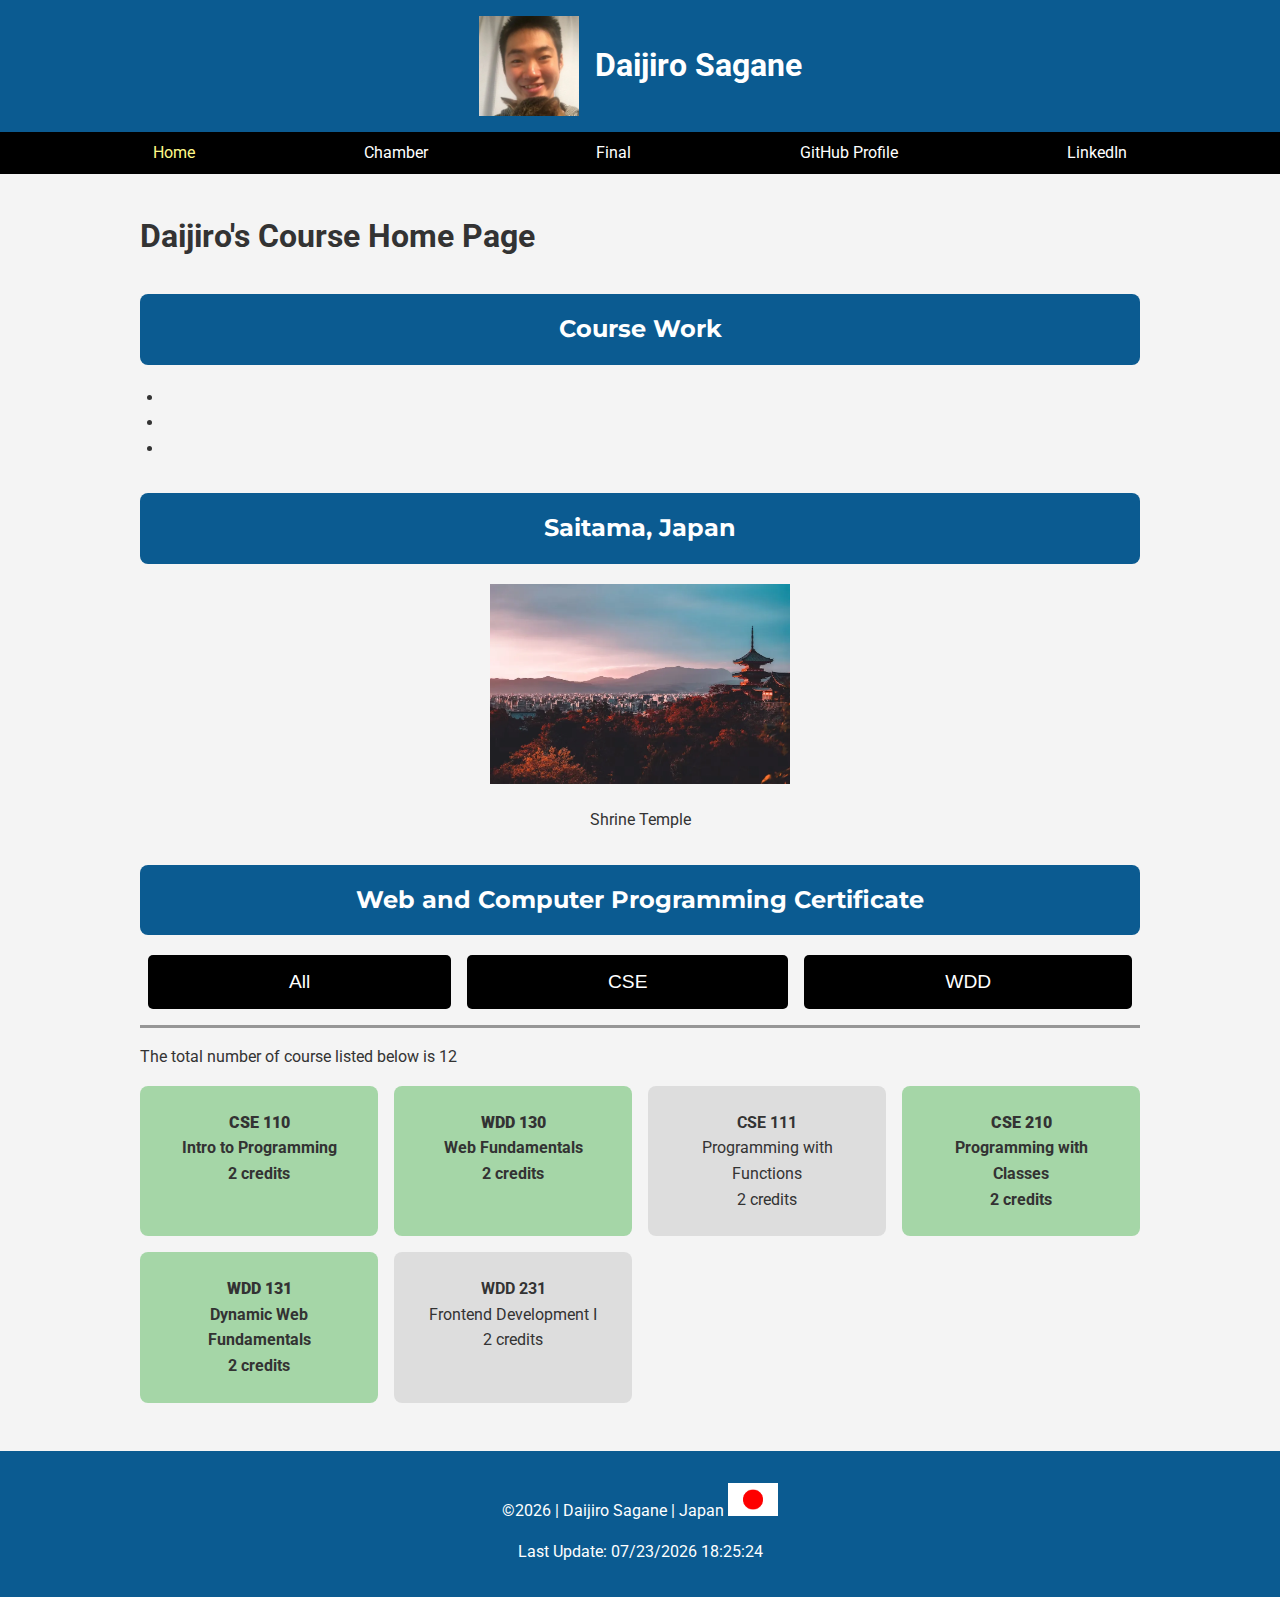
<file: index.html>
<!DOCTYPE html>
<html lang="en-US">
    <head>
        <meta charset="utf-8">
        <meta name="viewport" content="width=device-width,initial-scale=1.0">
        <title>Daijiro Sagane | WDD 231</title>
        <meta name="description" content="WDD231 | Daijiro's Course Home Page">
        <meta name="author" content="Daijiro Sagane">
        <meta property="og:title" content="Daijiro Sagane | WDD 231"> 
        <meta property="og:description" content="WDD231 | Daijiro's Course Home Page"> 
        <meta property="og:image" content=""> 
        <meta property="og:url" content=""> 
        <link rel="stylesheet" href="styles/styles.css">
        <script src="scripts/script.js" defer></script>
        <link rel="preconnect" href="https://fonts.googleapis.com">
        <link rel="preconnect" href="https://fonts.gstatic.com" crossorigin>
        <link href="https://fonts.googleapis.com/css2?family=Roboto&family=Montserrat:wght@500&display=swap" rel="stylesheet">
        <link rel="icon" href="favicon.ico">
    </head>
    <body>
        <header>
            <div class="profile-header">
                <img src="images/profile.webp" alt="Daijiro Sagane" width="100">
                <h1>Daijiro Sagane</h1>
                <button class="menu-btn" aria-label="Toggle Menu">&#9776;</button>
            </div>
            <nav class="nav-menu">
                <a href="#" class="active">Home</a>
                <a href="#">Chamber</a>
                <a href="#">Final</a>
                <a href="https://github.com/daijir" target="_blank">GitHub Profile</a>
                <a href="https://www.linkedin.com/in/daijiro-sagane-b50506291/" target="_blank">LinkedIn</a>
            </nav>
        </header>

        <main>
            <h1>Daijiro's Course Home Page</h1>
            <section class="coursework">
                <h2 class="section-title">Course Work</h2>
                <ul>
                    <li></li>
                    <li></li>
                    <li></li>
                </ul>
            </section>

            <section class="country">
                <h2 class="section-title">Saitama, Japan</h2>
                <img src="images/shrine_temple.webp" alt="Shrine Temple" width="300">
                <p>Shrine Temple</p>
            </section>

            <section class="certificate">
                <h2 class="section-title">Web and Computer Programming Certificate</h2>
                <div class="filter-buttons">
                    <button id="filter-all">All</button>
                    <button id="filter-cse">CSE</button>
                    <button id="filter-wdd">WDD</button>
                </div>
                <p>The total number of course listed below is <span id="total-credits"></span></p>
                <div id="course-list" class="course-list"></div>
            </section>
        </main>

        <footer>
            <p>&copy;<span id="currentyear"></span> | Daijiro Sagane | Japan   <img src="images/japan_flag.webp" alt="National Flag of Japan" width="50"></p>
            <p id="lastModified"></p>
        </footer>
    </body>
</html>
</file>
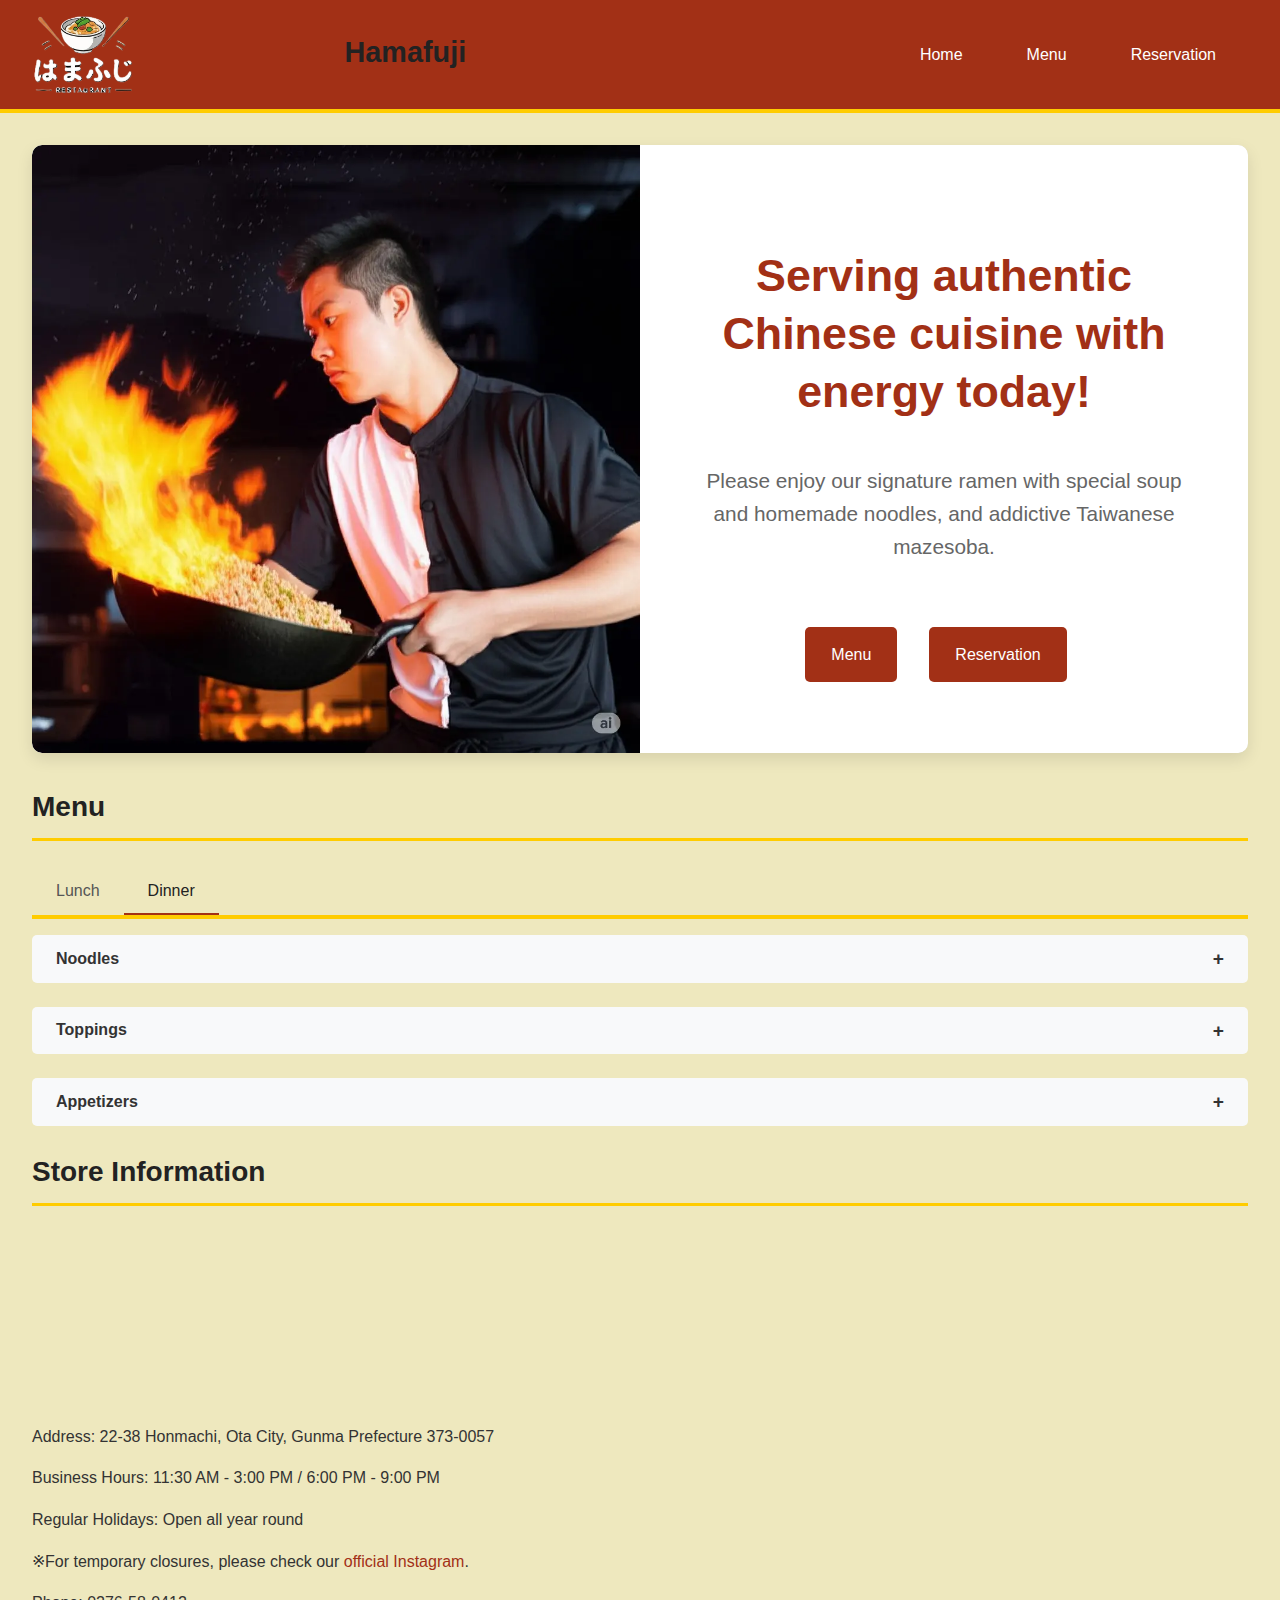
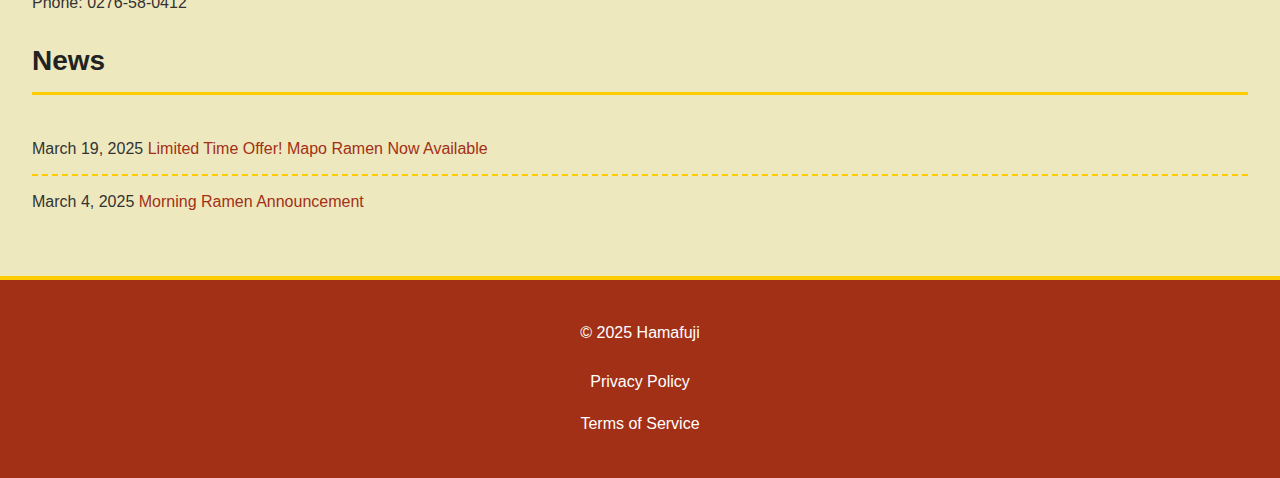
<file: final/index.html>
<!DOCTYPE html>
<html lang="en">
<head>
  <meta charset="UTF-8">
  <meta name="viewport" content="width=device-width, initial-scale=1.0">
  <title>Hamafuji</title>
  <meta name="description" content="homepage of Hamafuji">
  <meta name="author" content="Daijiro Sagane">
  <link rel="icon" href="images/favicon.ico">

  <!-- Web font -->
  <link rel="preconnect" href="https://fonts.googleapis.com">
  <link rel="preconnect" href="https://fonts.gstatic.com" crossorigin>
  <link rel="dns-prefetch" href="https://fonts.gstatic.com">
  <link rel="preload" as="style" href="https://fonts.googleapis.com/css2?family=Roboto:wght@400&display=swap" onload="this.rel='stylesheet'">
  <noscript>
    <link href="https://fonts.googleapis.com/css2?family=Roboto:wght@400&display=swap" rel="stylesheet">
  </noscript>

  <!-- normalize.css -->
  <link rel="stylesheet" href="styles/normalize.css" media="print" onload="this.media='all'">
  <noscript>
    <link rel="stylesheet" href="styles/normalize.css">
  </noscript>

  <!-- style.css -->
  <link rel="preload" as="style" href="styles/style.css" onload="this.rel='stylesheet'">
  <noscript>
    <link href="styles/style.css" rel="stylesheet">
  </noscript>

  <!-- Open Graph -->
  <meta property="og:title" content="homepage of Hamafuji">
  <meta property="og:description" content="homepage of Hamafuji">
  <meta property="og:image" content="https://tabelog.com/restaurant/images/Rvw/211221/330e372046ab1b16095a66df98874186.jpg">
  <meta property="og:url" content="https://daijir.github.io/wdd231/final/index.html">
</head>
<body>
    <header>
        <div class="logo">
            <img src="images/favicon.webp" alt="Hamafuji Logo" width="150" height="115">
        </div>
        <div class="header-info">
            <h1>Hamafuji</h1>
        </div>
        <div class="nav-wrapper">
            <nav class="main-nav">
                <ul>
                    <li><a href="index.html">Home</a></li>
                    <li><a href="menu.html">Menu</a></li>
                    <li><a href="reservation.html">Reservation</a></li>
                </ul>
            </nav>
            <button class="hamburger-button" aria-label="Open navigation menu">
                <span></span>
                <span></span>
                <span></span>
            </button>
        </div>
    </header>

    <main>
        <section class="hero">
            <img src="images/hero-image.webp" alt="hero image" fetchpriority="high" width="1200" height="800">
            <div class="hero-content">
                <h1>Serving authentic Chinese cuisine with energy today!</h1>
                <p class="catch-phrase">Please enjoy our signature ramen with special soup and homemade noodles, and addictive Taiwanese mazesoba.</p>
                <div class="hero-buttons">
                    <a href="menu.html" class="button primary">Menu</a>
                    <a href="reservation.html" class="button primary">Reservation</a>
                </div>
            </div>
        </section>

        <section class="menu-section" id="menu">
            <h2>Menu</h2>
            <div class="menu-tabs">
                <button class="menu-tab" data-tab="lunch">Lunch</button>
                <button class="menu-tab active" data-tab="dinner">Dinner</button>
            </div>
            <div class="menu-contents">
                <div id="dinner-menu" class="menu-content active"></div>
                <div id="lunch-menu" class="menu-content"></div>
            </div>
        </section>

        <section class="location-section" id="location">
            <h2>Store Information</h2>
            <div class="map">
                <iframe src="https://www.google.com/maps/embed?pb=!1m18!1m12!1m3!1d2947.6891920732214!2d139.3709019!3d36.2962761!2m3!1f0!2f0!3f0!3m2!1i1024!2i768!4f13.1!3m3!1m2!1s0x601f21a1b97f1f3b%3A0xbef1502f6b1ec39d!2sHamafuji!5e1!3m2!1sen!2sjp!4v1747022593137!5m2!1sen!2sjp" title="Location of Hamafuji" style="border:0;" allowfullscreen="" loading="lazy" referrerpolicy="no-referrer-when-downgrade"></iframe>
            </div>
            <div class="location-details">
                <p>Address: 22-38 Honmachi, Ota City, Gunma Prefecture 373-0057</p>
                <p>Business Hours: 11:30 AM - 3:00 PM / 6:00 PM - 9:00 PM</p>
                <p>Regular Holidays: Open all year round</p>
                <p>※For temporary closures, please check our <a href="https://www.instagram.com/hama_fuji_/">official Instagram</a>.</p>
                <p>Phone: 0276-58-0412</p>
            </div>
        </section>

        <section class="news-section" id="news">
            <h2>News</h2>
            <ul class="news-list">
                <li>March 19, 2025 <a href="#">Limited Time Offer! Mapo Ramen Now Available</a></li>
                <li>March 4, 2025 <a href="#">Morning Ramen Announcement</a></li>
            </ul>
        </section>
    </main>

    <footer>
        <div class="footer-content">
            <p>© 2025 Hamafuji</p>
            <nav>
                <ul>
                    <li>Privacy Policy</li>
                    <li>Terms of Service</li>
                </ul>
            </nav>
        </div>
    </footer>

    <script defer src="scripts/script.js"></script>
</body>
</html>
</file>
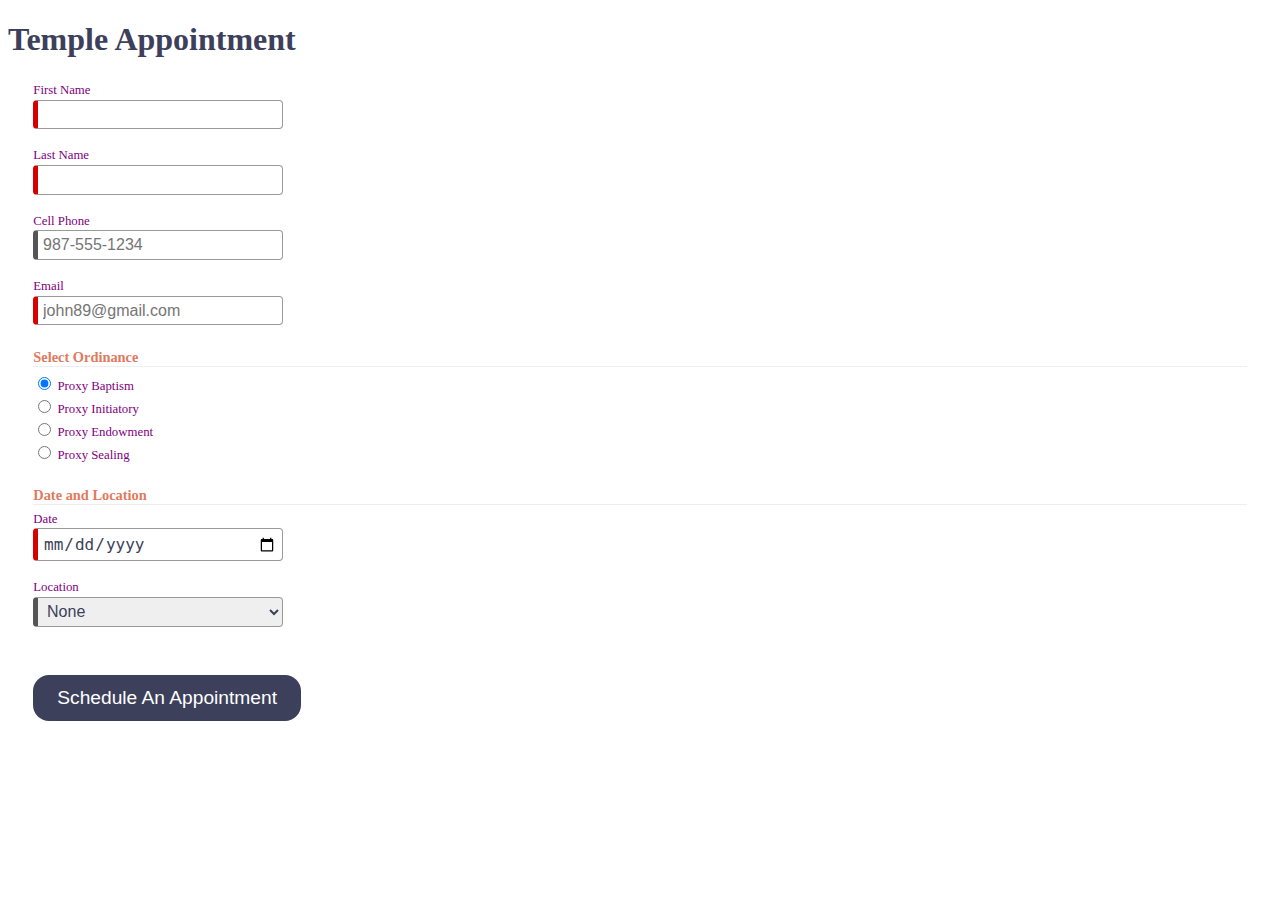
<file: startHere/index.html>
<!DOCTYPE html>
<html lang="en">

<head>
  <meta charset="UTF-8">
  <meta name="viewport" content="width=device-width, initial-scale=1.0">
  <meta name="description" content="Web Lab Start File">
  <meta name="author" content="Paul Cheney">

  <link rel="stylesheet" href="styles/small.css">
  <link rel="stylesheet" href="styles/large.css">

  <title>Web Lab Start File</title>
</head>

<body>

  <main>
    <h1>Temple Appointment</h1>

    <form method="GET" action="thanks.html" class="designOne">
      <label>First Name <input type="text" name="first" required autocomplete="given-name" title="Your First Name"></label>
        <label>Last Name <input type="text" name="last" required autocomplete="family-name" title="Your Last Name"></label>
        <label>Cell Phone <input type="tel" name="phone"  autocomplete="tel" title="A Phone Number with dashes" placeholder="987-555-1234" ></label>
        <label>Email <input type="email" name="email" required placeholder="john89@gmail.com"  title="Your Email" autocomplete="email"></label>
  

        <h3>Select Ordinance</h3>
        <label><input type="radio" name="ordinance" value="Baptism" checked> Proxy Baptism</label>
        <label><input type="radio" name="ordinance" value="Initiatory"> Proxy Initiatory</label>
        <label><input type="radio" name="ordinance" value="Endowment"> Proxy Endowment</label>
        <label><input type="radio" name="ordinance" value="Sealing"> Proxy Sealing</label>

        
        <h3>Date and Location</h3>
        <label>Date <input type="date" name="date" required></label>

        <label>Location
          <select name="location" required>
            <option value="">None</option>
            <option value="Payson">Payson</option>
            <option value="Orem">Orem</option>
            <option value="Provo City Center">Provo City Center</option>
        </label>

        <input type="submit" value="Schedule An Appointment">
    </form>

    
  </main>

</body>
</html>
</file>
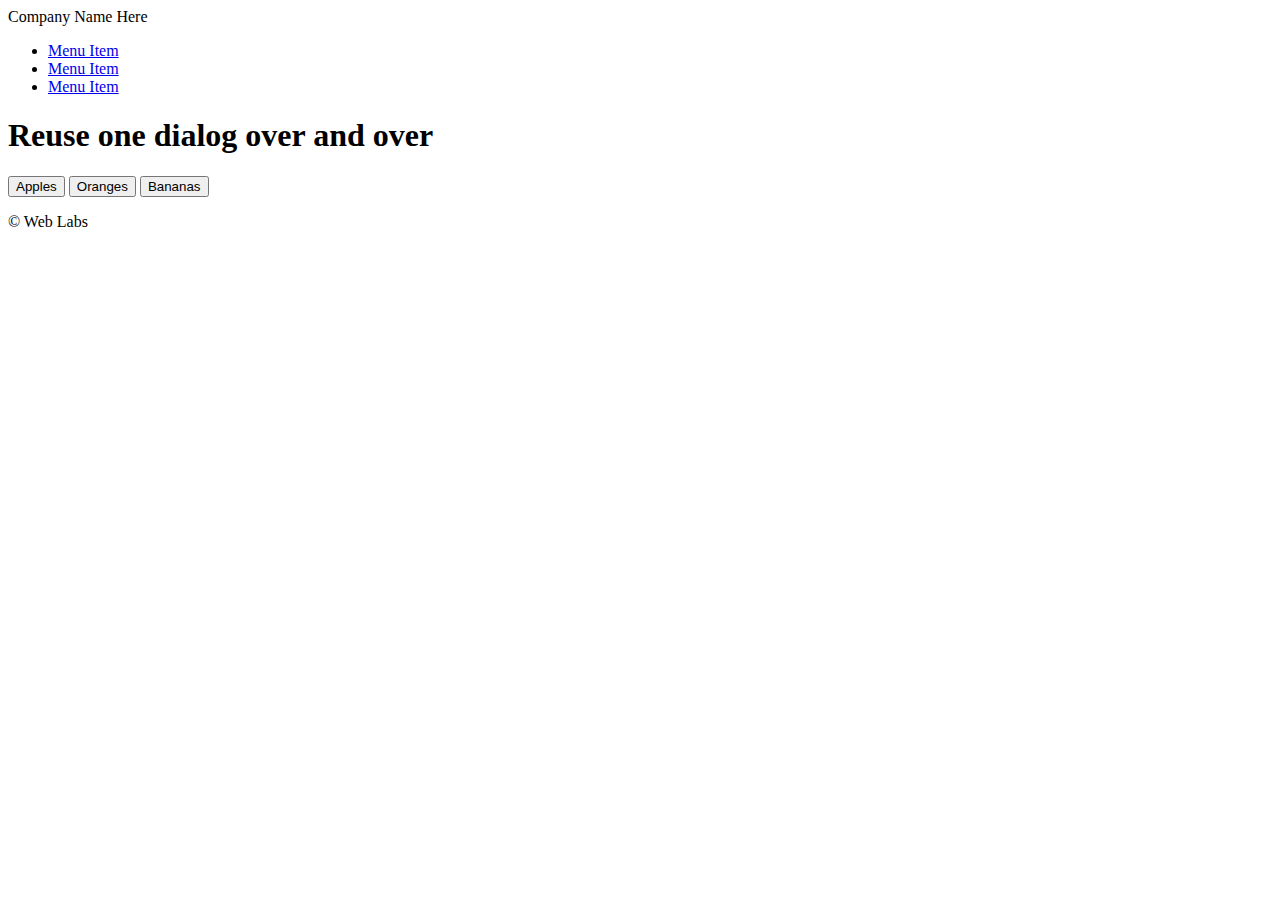
<file: startLab/index.html>
<!DOCTYPE html>
<html lang="en">

<head>
  <meta charset="UTF-8">
  <meta name="viewport" content="width=device-width, initial-scale=1.0">
  <meta name="description" content="Web Lab Start File">
  <meta name="author" content="Paul Cheney">

  <link rel="stylesheet" href="styles/small.css">
  <link rel="stylesheet" href="styles/large.css">

  <title>Web Lab Start File</title>
</head>

<body>
  <header>
    <span>Company Name Here</span>
  </header>

  <nav>
    <ul>
      <li><a href="#">Menu Item</a></li>
      <li><a href="#">Menu Item</a></li>
      <li><a href="#">Menu Item</a></li>
    </ul>
  </nav>

  <main>
    <h1>Reuse one dialog over and over</h1>
    <button id="openButton1">Apples</button>
    <button id="openButton2">Oranges</button>
    <button id="openButton3">Bananas</button>
    <dialog id="dialogBox">
      <div></div>
      <button id="closeButton">Close</button>
    </dialog>




  </main>

  <footer>
    <p>&copy; Web Labs</p>
  </footer>

  <script src="js/scripts.js"></script>
</body>
</html>
</file>
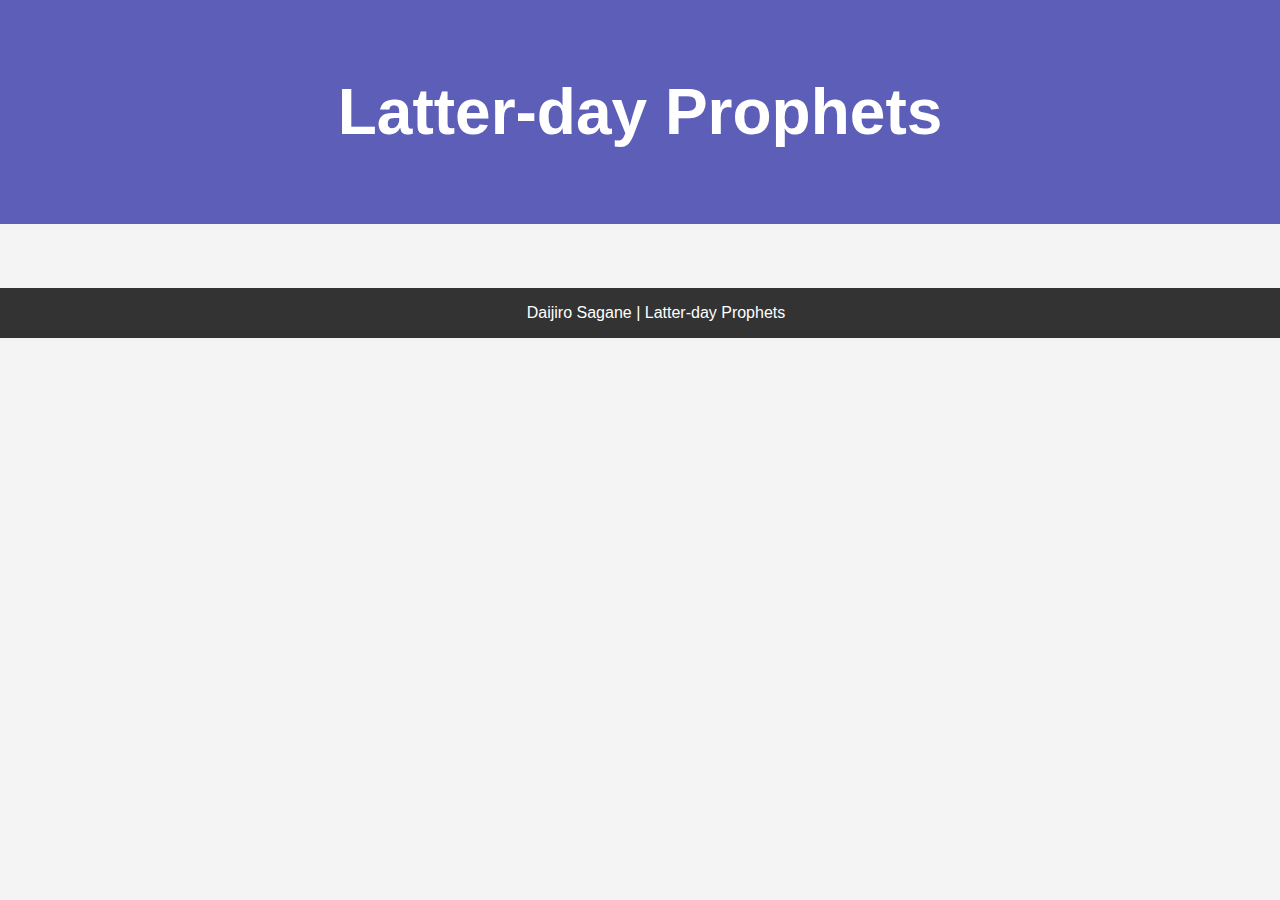
<file: prophets.html>
<!DOCTYPE html>
<html lang="en">
    <head>
        <meta charset="UTF-8">
        <meta name="viewport" content="width=device-width, initial-scale=1.0">
        <meta name="description" content="A page about prophets with detailed information.">
        <title>Prophets</title>
        <link rel="stylesheet" href="styles/prophets.css">
    </head>
    <body>
        <header>
            <h1>Latter-day Prophets</h1>
        </header>
        <main>
        <div id="cards"></div>
        </main>
        <footer>
            Daijiro Sagane | Latter-day Prophets
        </footer>
        <script src="scripts/prophets.js" defer></script>
    </body>
</html>
</file>
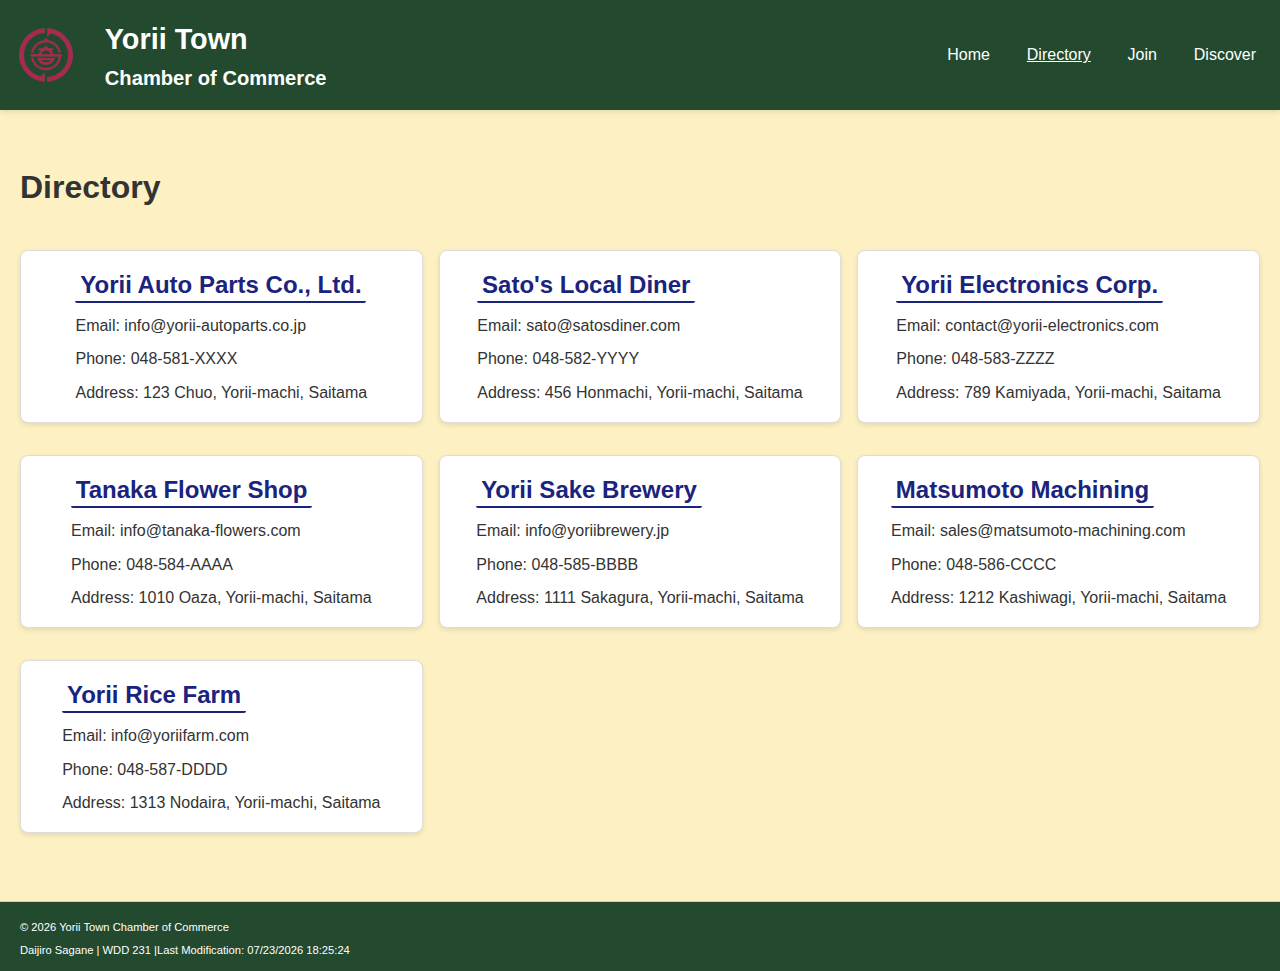
<file: chamber/directory.html>
<!DOCTYPE html>
<html lang="en">
<head>
    <meta charset="UTF-8">
    <meta name="viewport" content="width=device-width, initial-scale=1.0">
    <title>Yorii Town Chamber of Commerce - Business Directory</title>
    <meta name="description" content="A directory of member businesses of the Yorii Town Chamber of Commerce.">
    <meta name="author" content="Daijiro Sagane">
    <link rel="icon" href="images/favicon.ico">
    <link rel="preload" as="style" href="https://fonts.googleapis.com/css2?family=Roboto:wght@400&display=swap" onload="this.rel='stylesheet'">
    <noscript>
      <link href="https://fonts.googleapis.com/css2?family=Roboto:wght@400&display=swap" rel="stylesheet">
    </noscript>
    <link rel="stylesheet" href="styles/normalize.css" media="print" onload="this.media='all'">
    <noscript>
      <link rel="stylesheet" href="styles/normalize.css">
    </noscript>
    <link rel="stylesheet" href="styles/style.css">
    <meta property="og:title" content="Yorii Town Chamber of Commerce - Business Directory">
    <meta property="og:description" content="A directory of member businesses of the Yorii Town Chamber of Commerce.">
    <meta property="og:image" content="https://s.yimg.jp/images/hometown/images/common/localgovernment/lglogo/11/11408.png">
    <meta property="og:url" content="https://daijir.github.io/wdd231/chamber/directory.html">
    <link rel="preconnect" href="https://fonts.googleapis.com">
    <link rel="preconnect" href="https://fonts.gstatic.com" crossorigin>
</head>
<body>
  <header>
  <img src="images/logo.webp" alt="Yorii Logo" class="logo" />
  <h1>Yorii Town<br><span>Chamber of Commerce</span></h1>
  <nav>
    <ul class="menuLinks">
      <li><a href="index.html">Home</a></li>
      <li><a href="directory.html" class="active">Directory</a></li>
      <li><a href="join.html">Join</a></li>
      <li><a href="discover.html">Discover</a></li>
    </ul>
  </nav>
    <button id="myButton">&#9776;</button>
  </header>

  <main>

    <h1>Directory</h1>

    <section id="business-cards">
      <!-- JS will inject cards here -->
    </section>
  </main>
    <footer>
        <p>&copy; <span id="currentyear"></span> Yorii Town Chamber of Commerce</p>
        <p>Daijiro Sagane | WDD 231 |<span id="lastModified"></span></p>
    </footer>
    <script type="module" src="scripts/directory.mjs"></script>
</body>
</html>
</file>
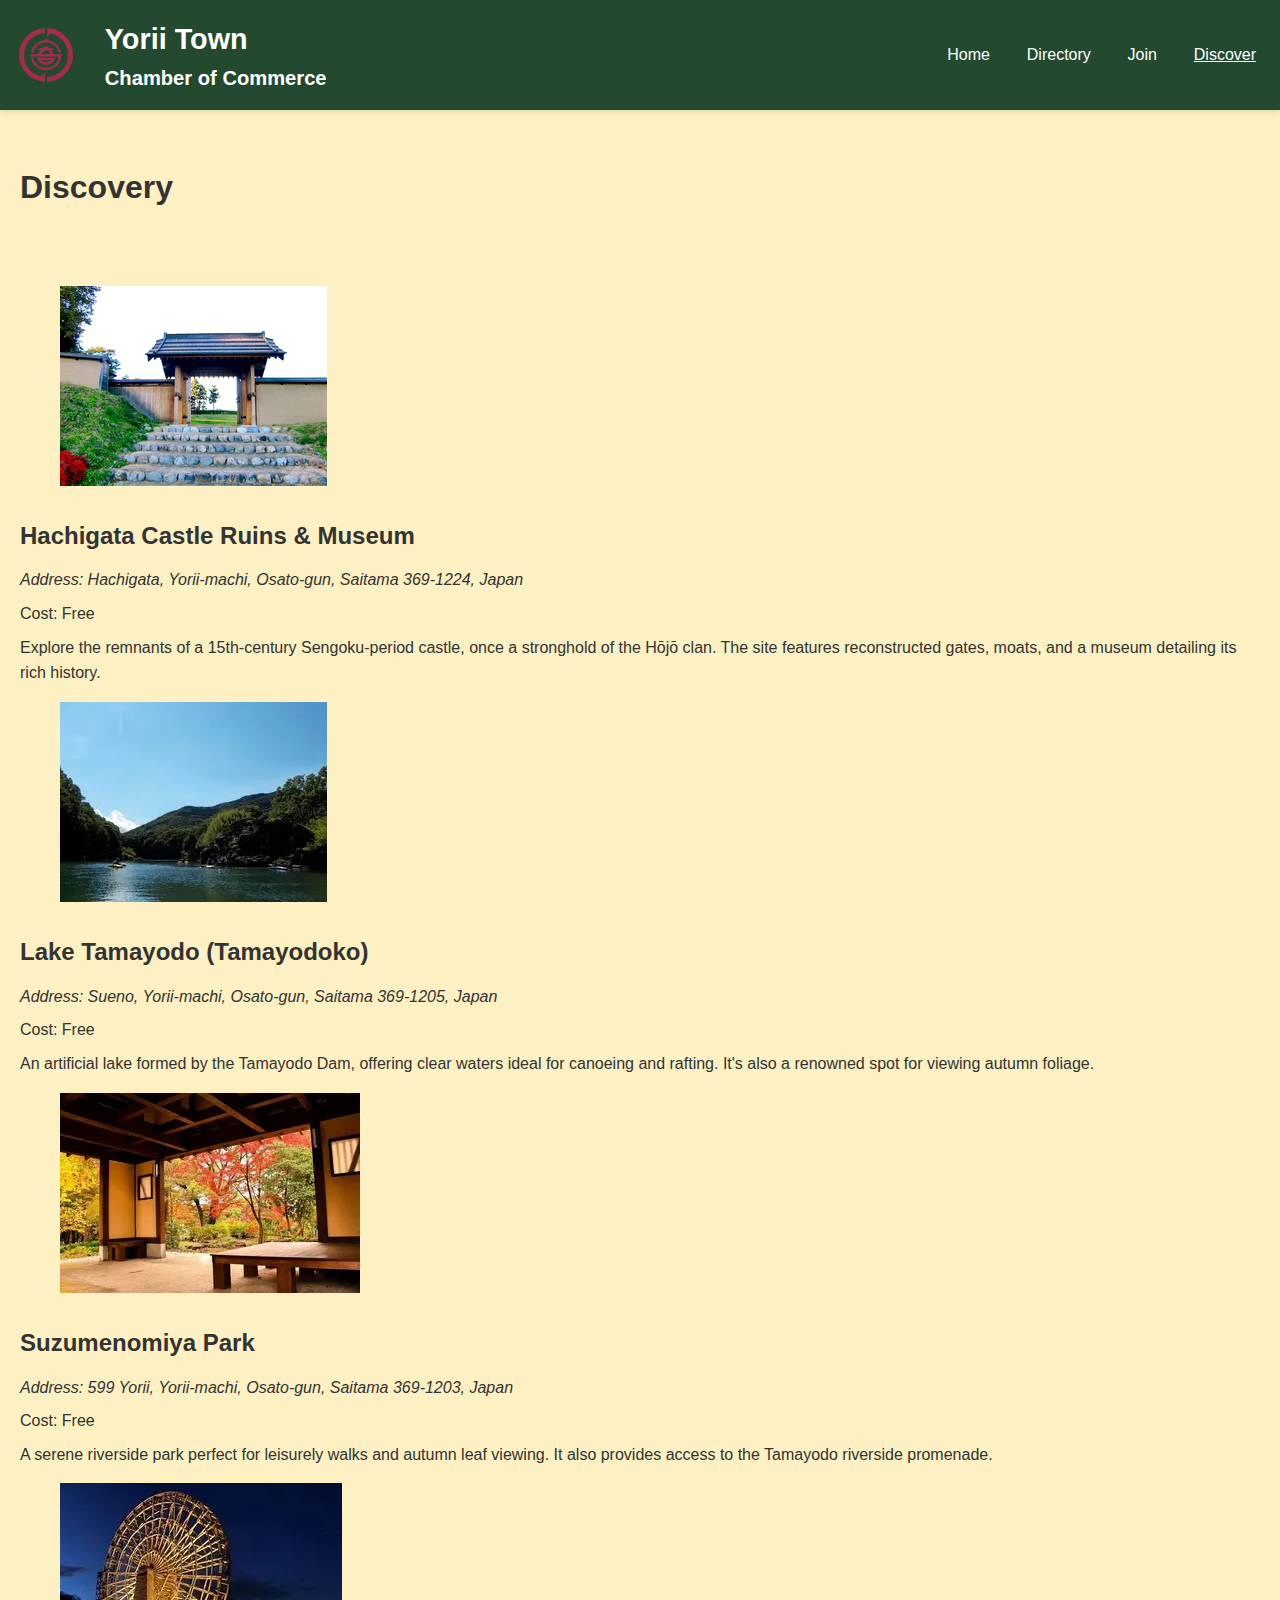
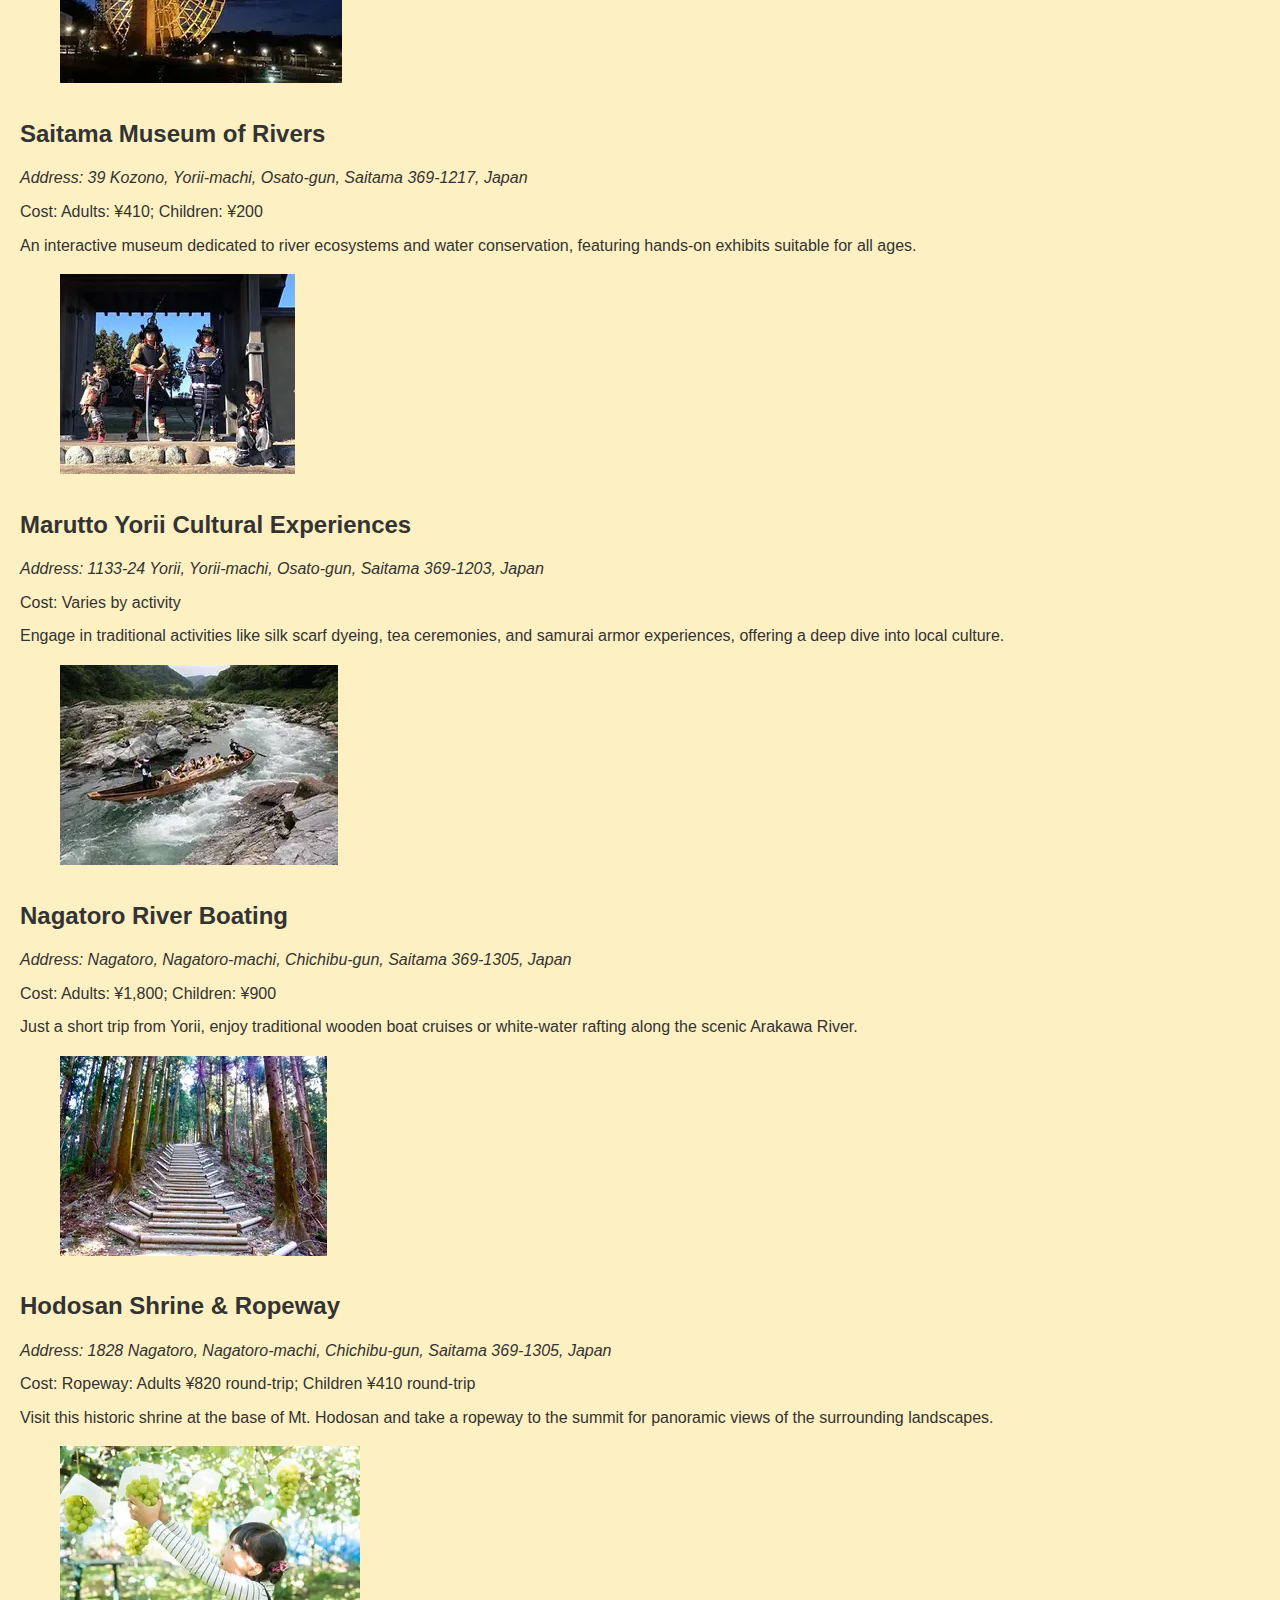
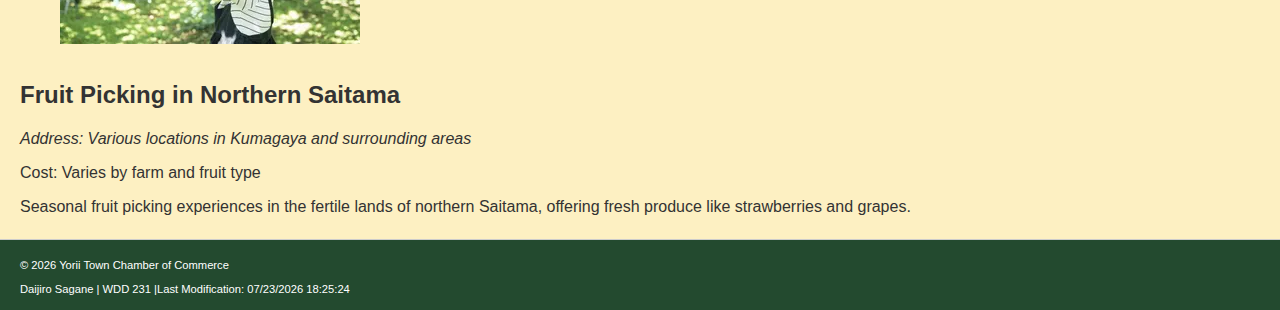
<file: chamber/discover.html>
<!DOCTYPE html>
<html lang="en">
<head>
    <meta charset="UTF-8">
    <meta name="viewport" content="width=device-width, initial-scale=1.0">
    <title>Yorii Town Chamber of Commerce - Discovery</title>
    <meta name="description" content="A directory of member businesses of the Yorii Town Chamber of Commerce.">
    <meta name="author" content="Daijiro Sagane">
    <link rel="icon" href="images/favicon.ico">
    <link rel="preload" as="style" href="https://fonts.googleapis.com/css2?family=Roboto:wght@400&display=swap" onload="this.rel='stylesheet'">
    <noscript>
      <link href="https://fonts.googleapis.com/css2?family=Roboto:wght@400&display=swap" rel="stylesheet">
    </noscript>
    <link rel="stylesheet" href="styles/normalize.css" media="print" onload="this.media='all'">
    <noscript>
      <link rel="stylesheet" href="styles/normalize.css">
    </noscript>
    <link rel="stylesheet" href="styles/style.css">
    <link rel="preload" as="image" href="images/discover/hachigata-castle.webp">
    <link rel="preload" as="image" href="images/discover/fruit.webp">
    <link rel="preload" as="image" href="images/discover/hodosan.webp">
    <link rel="preload" as="image" href="images/discover/lake-tamayodo.webp">
    <link rel="preload" as="image" href="images/discover/nagatoro-river.webp">
    <link rel="preload" as="image" href="images/discover/river-museum.webp">
    <link rel="preload" as="image" href="images/discover/suzumenomiya.webp">
    <link rel="preload" as="image" href="images/discover/yori-culture.webp">
    <meta property="og:title" content="Yorii Town Chamber of Commerce - Discovery">
    <meta property="og:description" content="A directory of member businesses of the Yorii Town Chamber of Commerce.">
    <meta property="og:image" content="https://s.yimg.jp/images/hometown/images/common/localgovernment/lglogo/11/11408.png">
    <meta property="og:url" content="https://daijir.github.io/wdd231/chamber/discovery.html">
    <link rel="preconnect" href="https://fonts.googleapis.com">
    <link rel="preconnect" href="https://fonts.gstatic.com" crossorigin>
</head>
<body>
  <header>
  <img src="images/logo.webp" alt="Yorii Logo" class="logo" />
  <h1>Yorii Town<br><span>Chamber of Commerce</span></h1>
  <nav>
    <ul class="menuLinks">
      <li><a href="index.html">Home</a></li>
      <li><a href="directory.html">Directory</a></li>
      <li><a href="join.html">Join</a></li>
      <li><a href="discover.html" class="active">Discover</a></li>
    </ul>
    <div class="menu-overlay"></div>
  </nav>
    <button id="myButton">&#9776;</button>
  </header>

  <main>

    <h1>Discovery</h1>

    <div id="message"></div>

    <div id="show-places"></div>

  </main>
    <footer>
        <p>&copy; <span id="currentyear"></span> Yorii Town Chamber of Commerce</p>
        <p>Daijiro Sagane | WDD 231 |<span id="lastModified"></span></p>
    </footer>
    <script type="module" src="scripts/discover.js" defer></script>
</body>
</html>
</file>
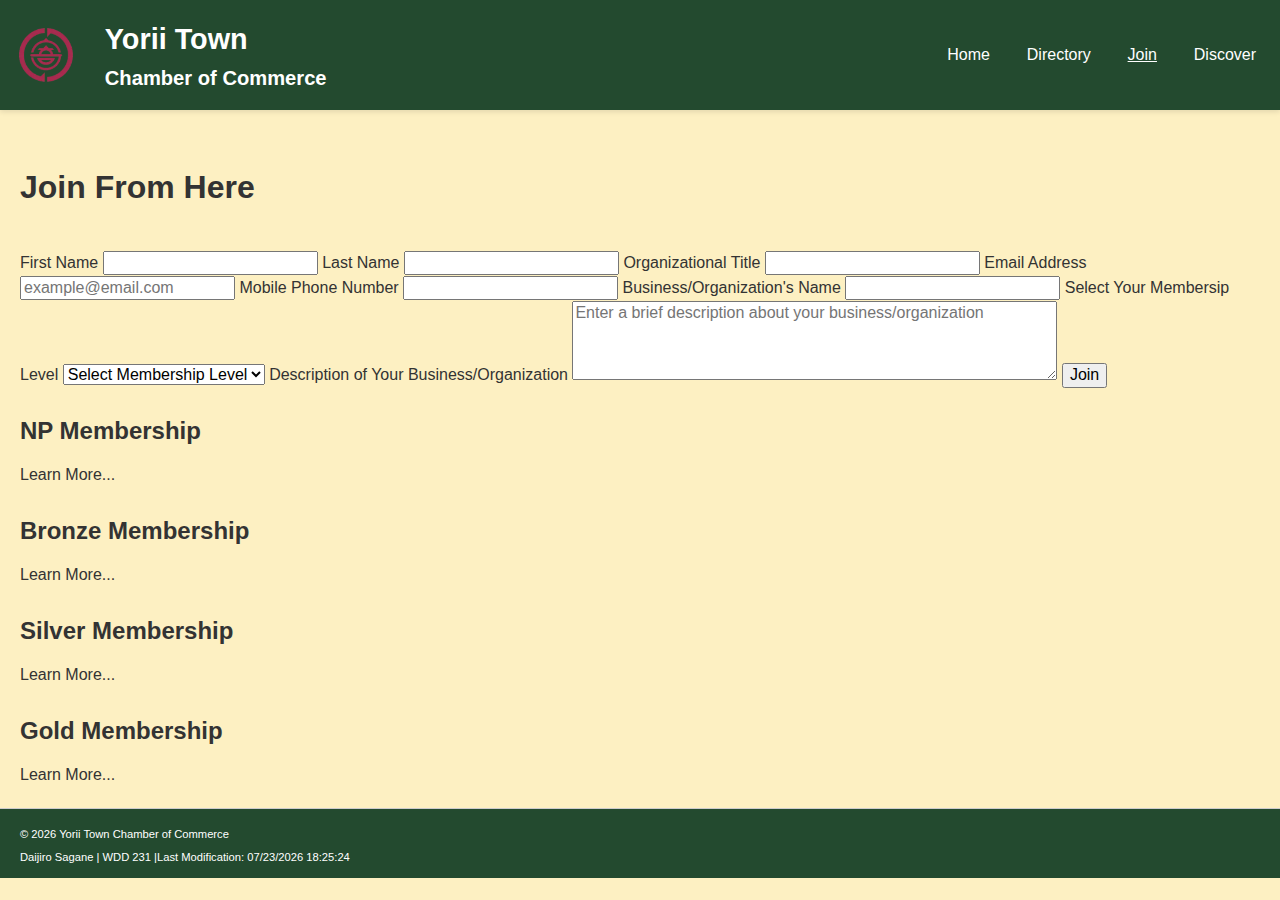
<file: chamber/join.html>
<!DOCTYPE html>
<html lang="en">
<head>
    <meta charset="UTF-8">
    <meta name="viewport" content="width=device-width, initial-scale=1.0">
    <title>Yorii Town Chamber of Commerce - Business Directory</title>
    <meta name="description" content="A join page of member businesses of the Yorii Town Chamber of Commerce.">
    <meta name="author" content="Daijiro Sagane">
    <link rel="icon" href="images/favicon.ico">
    <link rel="preload" as="style" href="https://fonts.googleapis.com/css2?family=Roboto:wght@400&display=swap" onload="this.rel='stylesheet'">
    <noscript>
      <link href="https://fonts.googleapis.com/css2?family=Roboto:wght@400&display=swap" rel="stylesheet">
    </noscript>
    <link rel="stylesheet" href="styles/normalize.css" media="print" onload="this.media='all'">
    <noscript>
      <link rel="stylesheet" href="styles/normalize.css">
    </noscript>
    <link rel="stylesheet" href="styles/style.css">
    <meta property="og:title" content="Yorii Town Chamber of Commerce - Business Directory">
    <meta property="og:description" content="A directory of member businesses of the Yorii Town Chamber of Commerce.">
    <meta property="og:image" content="https://s.yimg.jp/images/hometown/images/common/localgovernment/lglogo/11/11408.png">
    <meta property="og:url" content="https://daijir.github.io/wdd231/chamber/join.html">
    <link rel="preconnect" href="https://fonts.googleapis.com">
    <link rel="preconnect" href="https://fonts.gstatic.com" crossorigin>
</head>
<body>
  <header>
  <img src="images/logo.webp" alt="Yorii Logo" class="logo">
  <h1>Yorii Town<br><span>Chamber of Commerce</span></h1>
  <nav>
    <ul class="menuLinks">
      <li><a href="index.html">Home</a></li>
      <li><a href="directory.html">Directory</a></li>
      <li><a href="join.html" class="active">Join</a></li>
      <li><a href="discover.html">Discover</a></li>
    </ul>
    <div class="menu-overlay"></div>
  </nav>
  <button id="myButton">&#9776;</button>
  </header>
  <main>
    <h1>Join From Here</h1>

    <div class="form-membership-container">
        <form method="GET" action="thankyou.html">
        <label>First Name <input type="text" name="first" required autocomplete="given-name" title="Your First Name"></label>
        <label>Last Name <input type="text" name="last" required autocomplete="family-name" title="Your Last Name"></label>
        <label>Organizational Title <input type="text" name="organization-title" required autocomplete="organization-title" title="Your Last Name" pattern="[A-Za-z- ]{7,}"></label>
        <label>Email Address <input type="email" name="email" required autocomplete="email" title="Your Email Address" placeholder="example@email.com"></label>
        <label>Mobile Phone Number  <input type="tel" name="telephone" required autocomplete="tel" title="Mobile Phone Number"></label>
        <label>Business/Organization's Name <input type="text" name="organization" required autocomplete="organization" title="Business/Organization's Name"></label>
        <label>Select Your Membersip Level 
            <select name="membership" id="membership" required>
                <option value="" disabled selected>Select Membership Level</option>
                <option value="nonprofit">Non-Profit Membership</option>
                <option value="bronze">Bronze Membership</option>
                <option value="silver">Silver Membership</option>
                <option value="gold">Gold Membership</option>
            </select>
        </label>
        <label>Description of Your Business/Organization 
            <textarea name="description" id="description" title="Description of Your Business/Organization" placeholder="Enter a brief description about your business/organization" rows="4" cols="50" required></textarea>
        </label>
        <input type="hidden" id="timestamp" name="timestamp">
        <input type="submit" id="submitButton" value="Join">
        </form>
        <div class="membership-cards">
          <section>
              <h2>NP Membership</h2>
              <div>Learn More...</div>
          </section>
          <section class="membership-card">
              <h2>Bronze Membership</h2>
              <div>Learn More...</div>
          </section>
          <section class="membership-card">
              <h2>Silver Membership</h2>
              <div>Learn More...</div>
          </section>
          <section class="membership-card">
              <h2>Gold Membership</h2>
              <div>Learn More...</div>
          </section>
        </div>
    </div>
    
    <dialog id="mydialog">
        <div>
            <h2></h2>
            <button>X</button>
        </div>
        <p></p>
    </dialog>
  </main>
  <footer>
        <p>&copy; <span id="currentyear"></span> Yorii Town Chamber of Commerce</p>
        <p>Daijiro Sagane | WDD 231 |<span id="lastModified"></span></p>    
  </footer>
  <script type="module" src="scripts/join.js"></script>
</body>
</html>
</file>
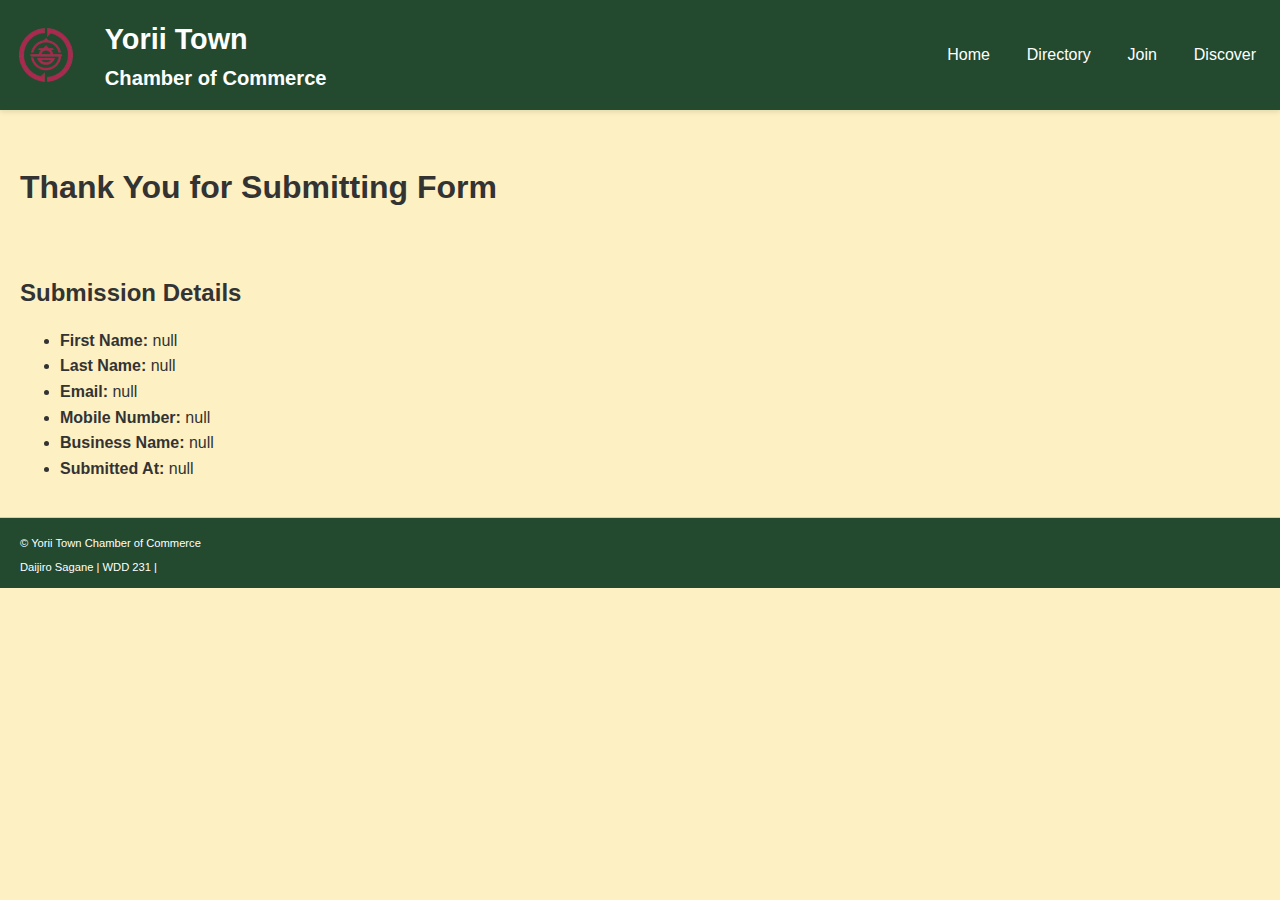
<file: chamber/thankyou.html>
<!DOCTYPE html>
<html lang="en">
<head>
    <meta charset="UTF-8">
    <meta name="viewport" content="width=device-width, initial-scale=1.0">
    <title>Yorii Town Chamber of Commerce - Thank You</title>
    <meta name="description" content="A thank you page of member businesses of the Yorii Town Chamber of Commerce.">
    <meta name="author" content="Daijiro Sagane">
    <link rel="icon" href="images/favicon.ico">
    <link rel="preload" as="style" href="https://fonts.googleapis.com/css2?family=Roboto:wght@400&display=swap" onload="this.rel='stylesheet'">
    <noscript>
      <link href="https://fonts.googleapis.com/css2?family=Roboto:wght@400&display=swap" rel="stylesheet">
    </noscript>
    <link rel="stylesheet" href="styles/normalize.css" media="print" onload="this.media='all'">
    <noscript>
      <link rel="stylesheet" href="styles/normalize.css">
    </noscript>
    <link rel="stylesheet" href="styles/style.css">
    <meta property="og:title" content="Yorii Town Chamber of Commerce - Business Directory">
    <meta property="og:description" content="A directory of member businesses of the Yorii Town Chamber of Commerce.">
    <meta property="og:image" content="https://s.yimg.jp/images/hometown/images/common/localgovernment/lglogo/11/11408.png">
    <meta property="og:url" content="https://daijir.github.io/wdd231/chamber/thankyou.html">
    <link rel="preconnect" href="https://fonts.googleapis.com">
    <link rel="preconnect" href="https://fonts.gstatic.com" crossorigin>
</head>
<body>
  <header>
  <img src="images/logo.webp" alt="Yorii Logo" class="logo" />
  <h1>Yorii Town<br><span>Chamber of Commerce</span></h1>
  <nav>
    <ul class="menuLinks">
      <li><a href="index.html">Home</a></li>
      <li><a href="directory.html">Directory</a></li>
      <li><a href="join.html">Join</a></li>
      <li><a href="discover.html">Discover</a></li>
    </ul>
    <div class="menu-overlay"></div>
  </nav>
    <button id="myButton">&#9776;</button>
  </header>

  <main>
    <h1>Thank You for Submitting Form</h1>
    <section id="confirmation"></section>
  </main>
    <footer>
        <p>&copy; <span id="currentyear"></span> Yorii Town Chamber of Commerce</p>
        <p>Daijiro Sagane | WDD 231 |<span id="lastModified"></span></p>
    </footer>
    <script type="module" src="scripts/thankyou.js"></script>
</body>
</html>
</file>
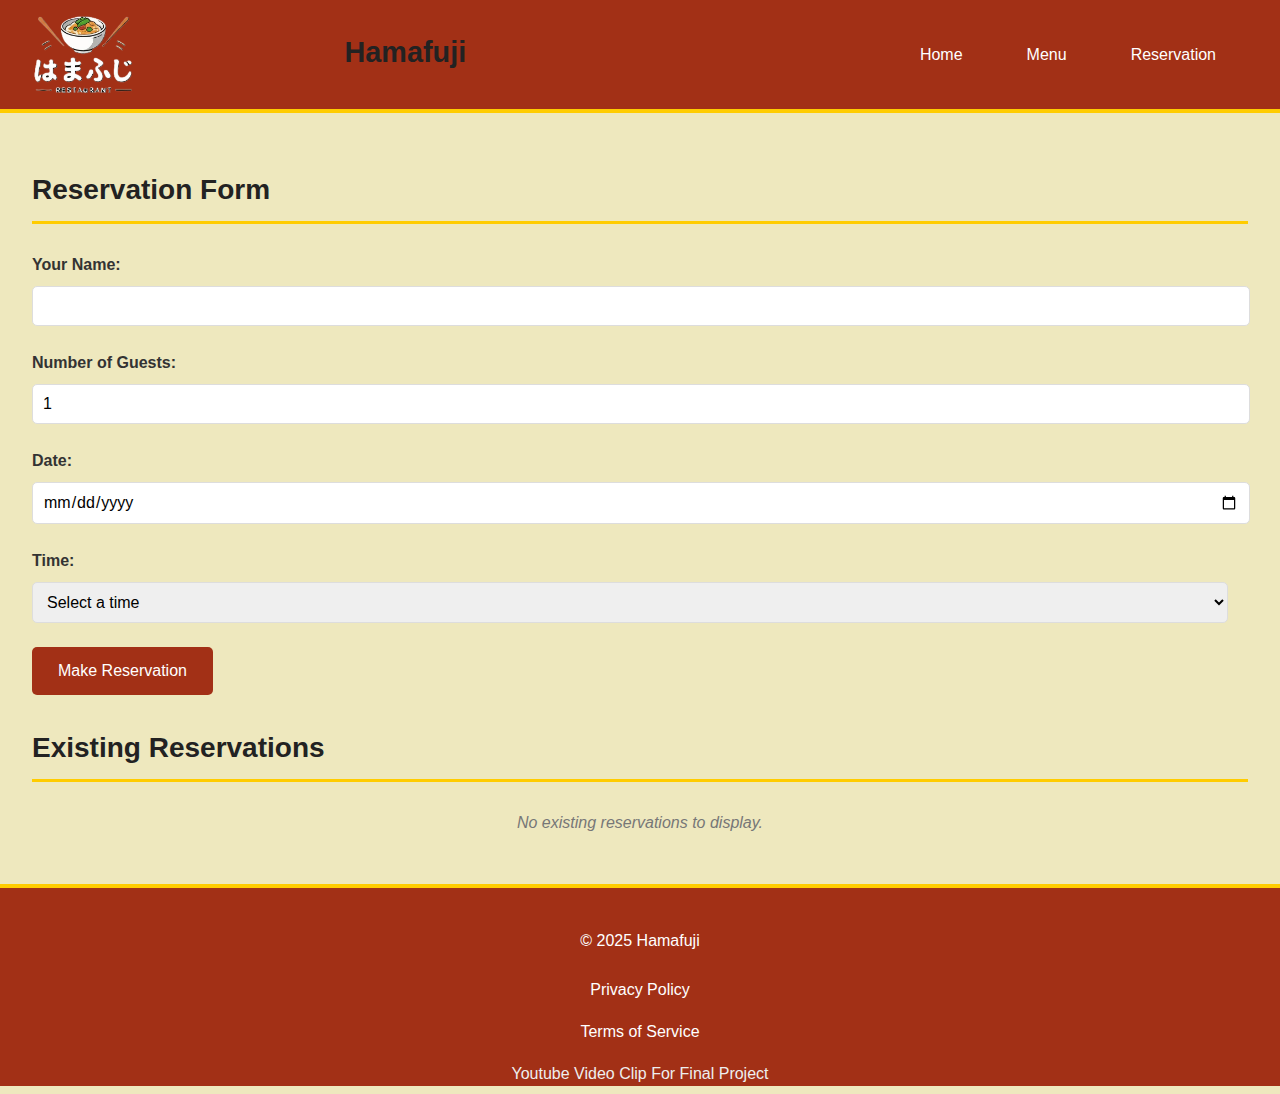
<file: final/reservation.html>
<!DOCTYPE html>
<html lang="en">
<head>
  <meta charset="UTF-8">
  <meta name="viewport" content="width=device-width, initial-scale=1.0">
  <title>Hamafuji: Authentic Cuisine Restaurant</title>
  <meta name="description" content="Discover Hamafuji, your destination for authentic Japanese cuisine in Yorii, Saitama. Explore our menu, make reservations, and learn more about our culinary experience.">
  <meta name="author" content="Daijiro Sagane">
  <link rel="icon" href="https://daijir.github.io/wdd231/final/images/favicon.ico">

  <!-- Web font -->
  <link rel="preconnect" href="https://fonts.googleapis.com">
  <link rel="preconnect" href="https://fonts.gstatic.com" crossorigin>
  <link rel="dns-prefetch" href="https://fonts.gstatic.com">
  <link rel="preload" as="style" href="https://fonts.googleapis.com/css2?family=Roboto:wght@400&display=swap" onload="this.rel='stylesheet'">
  <noscript>
    <link href="https://fonts.googleapis.com/css2?family=Roboto:wght@400&display=swap" rel="stylesheet">
  </noscript>

  <!-- normalize.css -->
  <link rel="stylesheet" href="styles/normalize.css" media="print" onload="this.media='all'">
  <noscript>
    <link rel="stylesheet" href="styles/normalize.css">
  </noscript>

  <!-- style.css -->
  <link rel="preload" as="style" href="styles/style.css" onload="this.rel='stylesheet'">
  <noscript>
    <link href="styles/style.css" rel="stylesheet">
  </noscript>

  <!-- Open Graph -->
  <meta property="og:title" content="Hamafuji | Authentic Cuisine Restaurant">
  <meta property="og:description" content="Discover Hamafuji, your destination for authentic Japanese cuisine in Yorii, Saitama. Explore our menu, make reservations, and learn more about our culinary experience.">
  <meta property="og:image" content="https://daijir.github.io/wdd231/final/images/favicon.webp">
  <meta property="og:url" content="https://daijir.github.io/wdd231/final/reservation.html">
</head>
<body>
    <header>
        <div class="logo">
            <img src="images/favicon.webp" alt="Hamafuji Logo" width="150" height="115">
        </div>
        <div class="header-info">
            <h1>Hamafuji</h1>
        </div>
        <div class="nav-wrapper">
            <nav class="main-nav">
                <ul>
                    <li><a href="index.html">Home</a></li>
                    <li><a href="menu.html">Menu</a></li>
                    <li><a href="reservation.html">Reservation</a></li>
                </ul>
            </nav>
            <button class="hamburger-button" aria-label="Open navigation menu">
                <span></span>
                <span></span>
                <span></span>
            </button>
        </div>
    </header>

    <main>
        <section class="reservation-form-section">
            <h2>Reservation Form</h2>
            <form id="reservationForm">
                <div class="form-group">
                    <label for="name">Your Name:</label>
                    <input type="text" id="name" required>
                </div>
                <div class="form-group">
                    <label for="guests">Number of Guests:</label>
                    <input type="number" id="guests" min="1" max="10" value="1" required>
                </div>
                <div class="form-group">
                    <label for="date">Date:</label>
                    <input type="date" id="date" required>
                </div>
                <div class="form-group">
                    <label for="time">Time:</label>
                    <select id="time" required>
                        <option value="">Select a time</option>
                        </select>
                </div>
                <button type="submit" class="button primary">Make Reservation</button>
                <p id="reservationMessage" style="color: red; margin-top: 1em;"></p>
            </form>
        </section>

        <section class="existing-reservations-section">
            <h2>Existing Reservations</h2>
            <div id="existingReservationsList">
                <p>No existing reservations to display.</p>
            </div>
        </section>
    </main>


    <footer>
        <div class="footer-content">
            <p>© 2025 Hamafuji</p>
            <nav>
                <ul>
                    <li>Privacy Policy</li>
                    <li>Terms of Service</li>
                    <li><a href="https://www.youtube.com/watch?v=95U1Q7S1r64">Youtube Video Clip For Final Project</a></li>
                </ul>
            </nav>
        </div>
    </footer>

    <script defer src="scripts/reservation.js"></script>
</body>
</html>
</file>
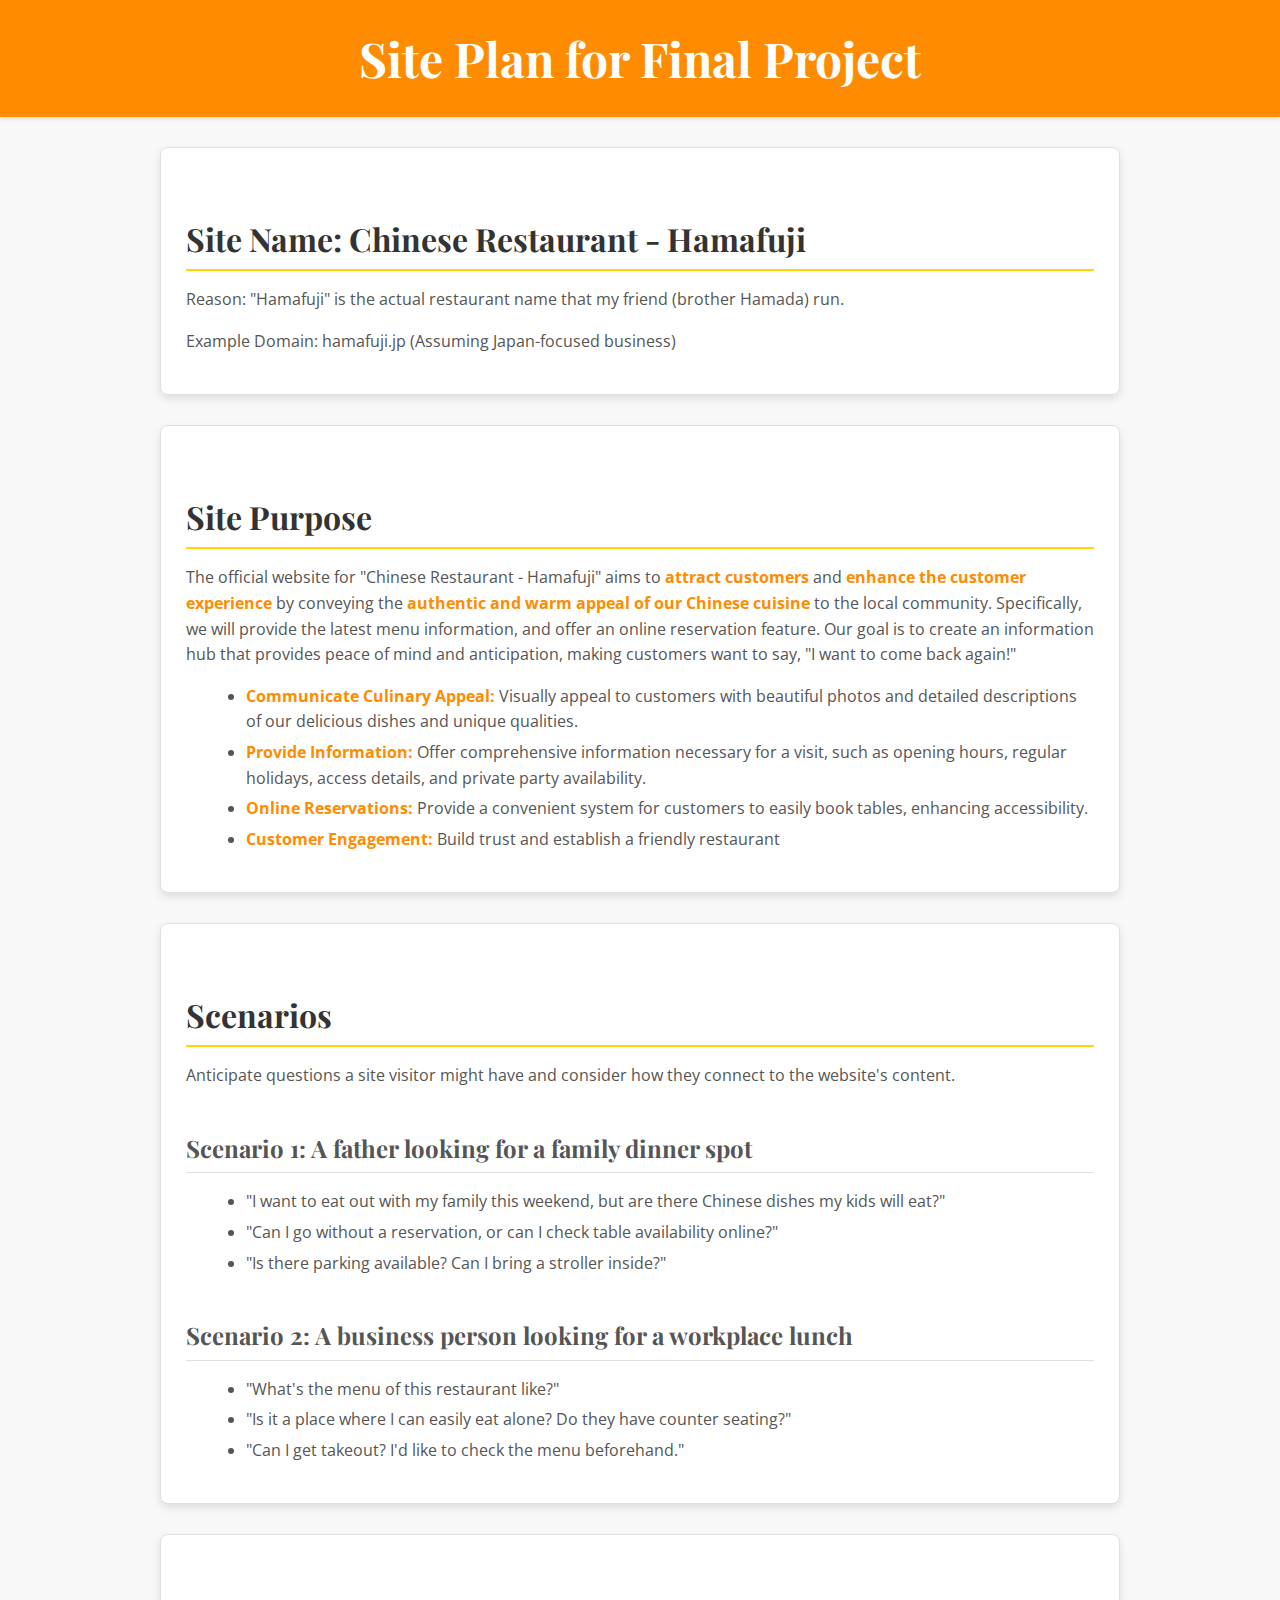
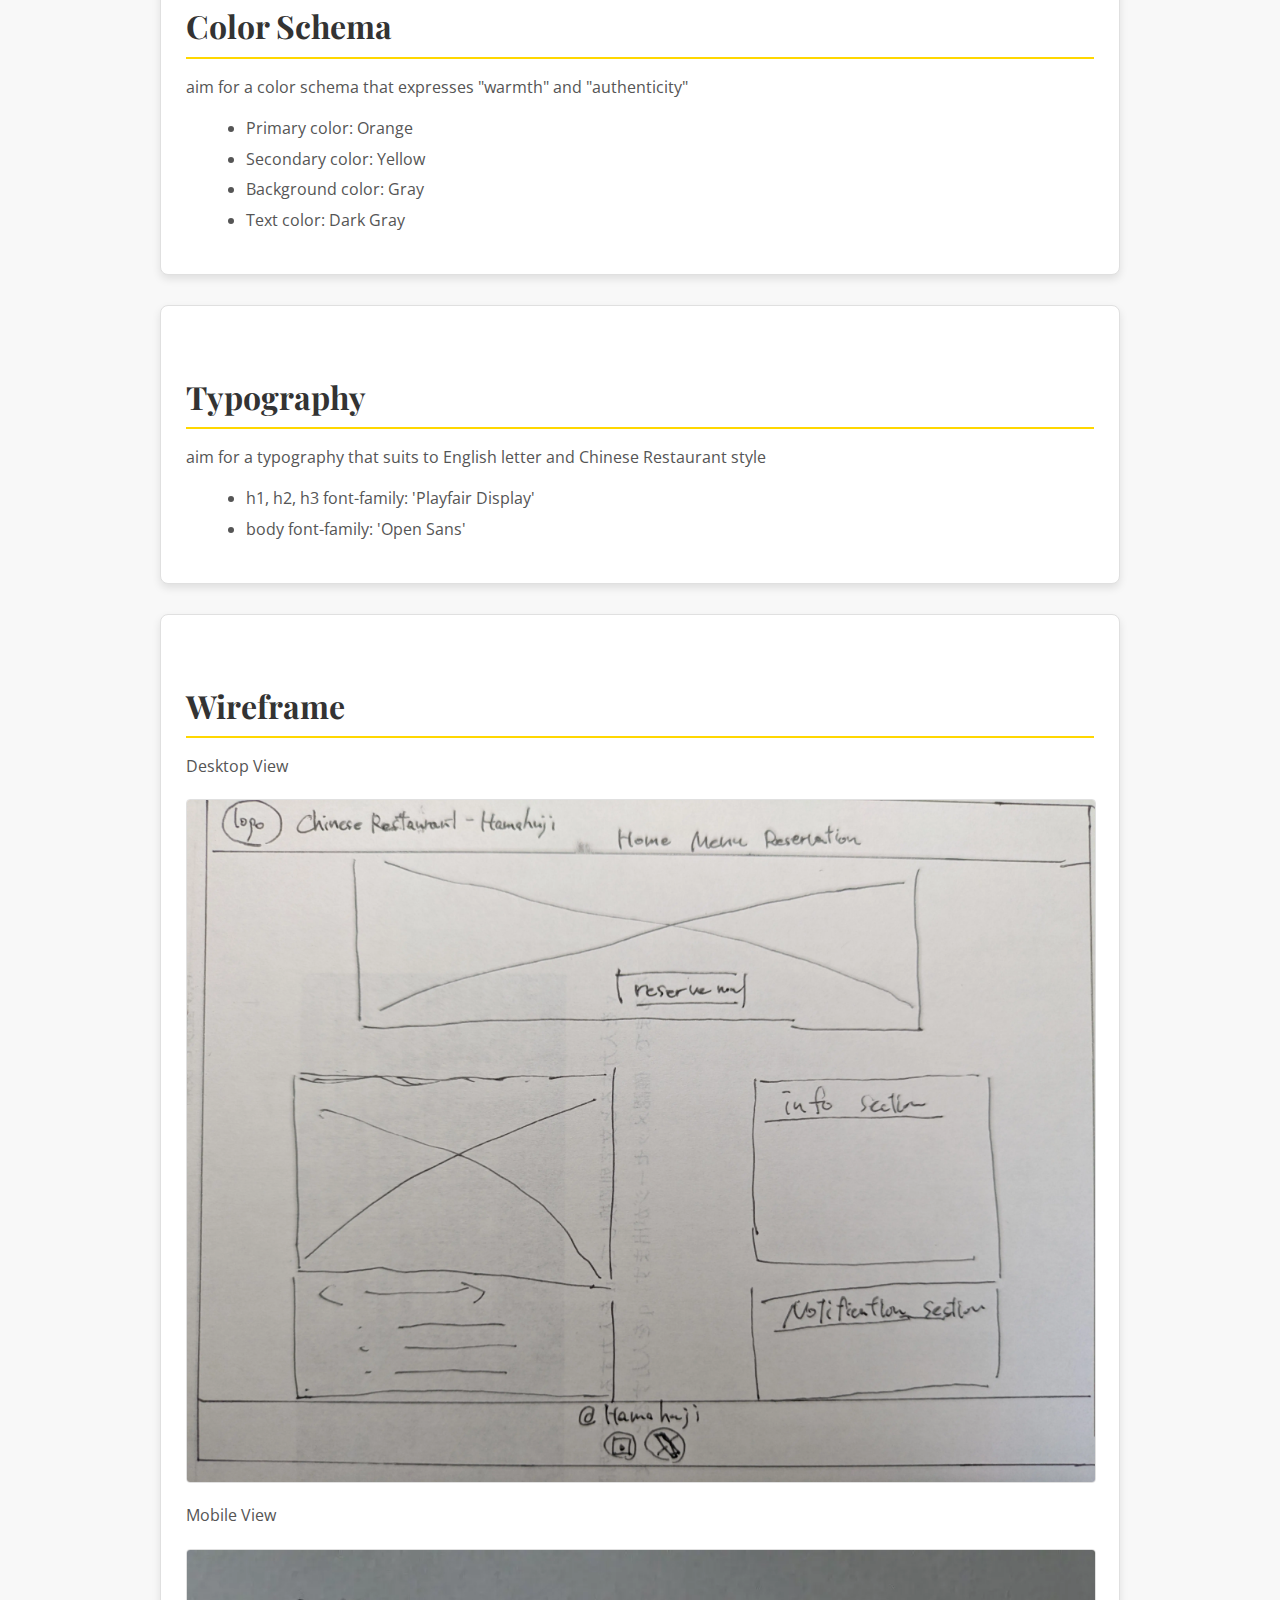
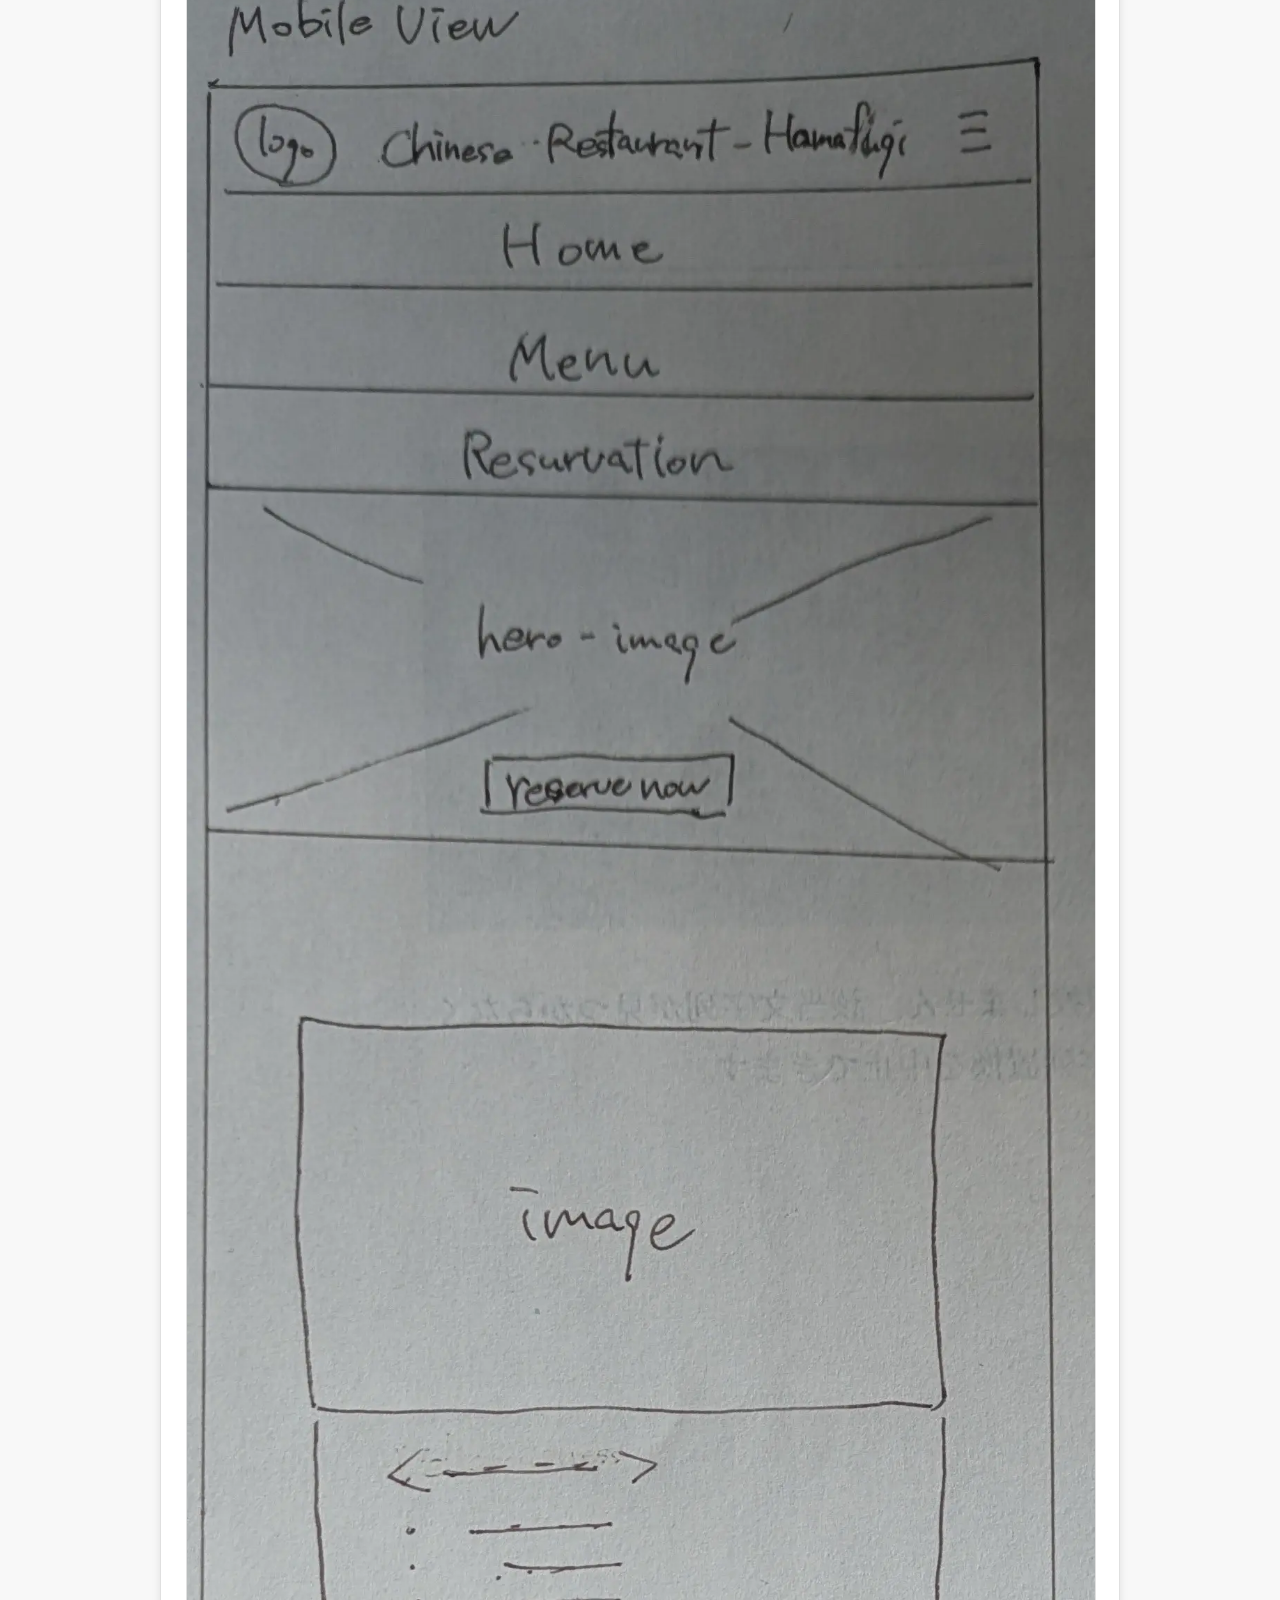
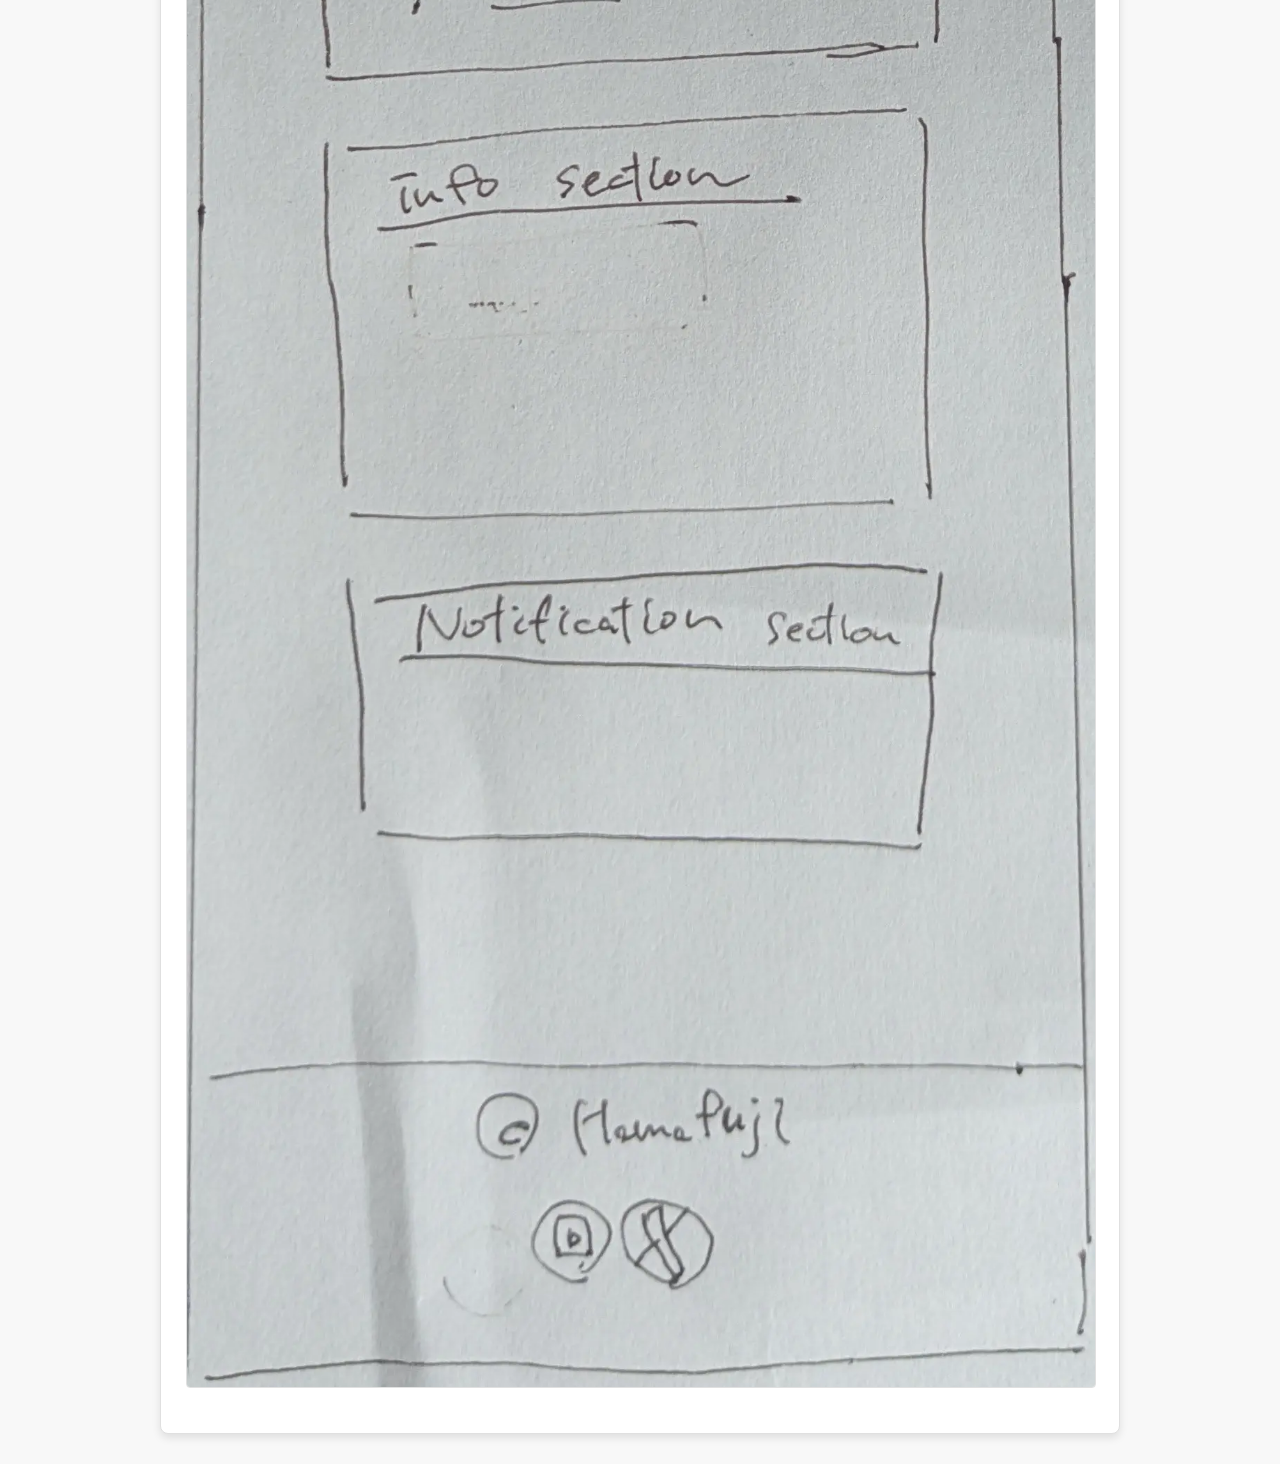
<file: final/siteplan.html>
<!DOCTYPE html>
<html lang="en">
<head>
    <meta charset="UTF-8">
    <meta name="viewport" content="width=device-width, initial-scale=1.0">
    <title>Site Plan</title>
    <link rel="stylesheet" href="styles/siteplan.css">
</head>
<body>
    <header>
        <h1>Site Plan for Final Project</h1>
    </header>

    <main>
        <div class="section-content">
            <h2>Site Name: Chinese Restaurant - Hamafuji</h2>
            <p>Reason: "Hamafuji" is the actual restaurant name that my friend (brother Hamada) run.</p>
            <p>Example Domain: hamafuji.jp (Assuming Japan-focused business)</p>
        </div>

        <div class="section-content">
            <h2>Site Purpose</h2>
            <p>
                The official website for "Chinese Restaurant - Hamafuji" aims to <strong>attract customers</strong> and <strong>enhance the customer experience</strong> by conveying the <strong>authentic and warm appeal of our Chinese cuisine</strong> to the local community. Specifically, we will provide the latest menu information, and offer an online reservation feature. Our goal is to create an information hub that provides peace of mind and anticipation, making customers want to say, "I want to come back again!"
            </p>
            <ul>
                <li><strong>Communicate Culinary Appeal:</strong> Visually appeal to customers with beautiful photos and detailed descriptions of our delicious dishes and unique qualities.</li>
                <li><strong>Provide Information:</strong> Offer comprehensive information necessary for a visit, such as opening hours, regular holidays, access details, and private party availability.</li>
                <li><strong>Online Reservations:</strong> Provide a convenient system for customers to easily book tables, enhancing accessibility.</li>
                <li><strong>Customer Engagement:</strong> Build trust and establish a friendly restaurant</li>
            </ul>
        </div>

        <div class="section-content">
            <h2>Scenarios</h2>
            <p>Anticipate questions a site visitor might have and consider how they connect to the website's content.</p>
            <h3>Scenario 1: A father looking for a family dinner spot</h3>
            <ul>
                <li>"I want to eat out with my family this weekend, but are there Chinese dishes my kids will eat?"</li>
                <li>"Can I go without a reservation, or can I check table availability online?"</li>
                <li>"Is there parking available? Can I bring a stroller inside?"</li>
            </ul>
            <h3>Scenario 2: A business person looking for a workplace lunch</h3>
            <ul>
                <li>"What's the menu of this restaurant like?"</li>
                <li>"Is it a place where I can easily eat alone? Do they have counter seating?"</li>
                <li>"Can I get takeout? I'd like to check the menu beforehand."</li>
            </ul>
        </div>

        <div class="section-content">
            <h2>Color Schema</h2>
            <p>aim for a color schema that expresses "warmth" and "authenticity"</p>
            <ul>
                <li>Primary color: Orange</li>
                <li>Secondary color: Yellow</li>
                <li>Background color: Gray</li>
                <li>Text color: Dark Gray</li>
            </ul>
        </div>

        <div class="section-content">
            <h2>Typography</h2>
            <p>aim for a typography that suits to English letter and Chinese Restaurant style</p>
            <ul>
                <li>h1, h2, h3 font-family: 'Playfair Display'</li>
                <li>body font-family: 'Open Sans'</li>
            </ul>
        </div>

        <div class="section-content">
            <h2>Wireframe</h2>
            <p>Desktop View</p>
            <img src="images/wireframe-desktop.webp" alt="desktop wireframe">
            <p>Mobile View</p>
            <img src="images/wireframe-mobile.webp" alt="mobile wireframe">
        </div>
    </main>
</body>
</html>
</file>
<file: styles/styles.css>
body {
    font-family: 'Roboto', sans-serif;
    margin: 0;
    padding: 0;
    line-height: 1.6;
    background: #f4f4f4;
    color: #333;
}

.profile-header, .section-title, footer {
    background: #0b5b91;
    color: white;
}

header {
    display: flex;
    flex-direction: column;
    align-items: center;
    justify-content: center;
}

.profile-header {
    display: flex;
    align-items: center;
    justify-content: center;
    gap: 1rem;
    width: 100%;
    padding: 1rem;
}

.profile-img {
    width: 50px;
    height: 50px;
    border-radius: 50%;
    object-fit: cover;
    left: 20px;
}

.menu-btn {
    display: block;
    background: none;
        border: none;
        color: white;
        font-size: 2rem;
        cursor: pointer;
        position: absolute; 
        top: 10px; 
        right: 10px;
}

.nav-menu {
    display: none;
    justify-content: center;
    flex-wrap: wrap;
    width: 100%;
    background-color: black;
    justify-content: space-evenly;
    flex-direction: column;
    align-items: center;
}

.nav-menu.open {
    display: flex;
}

.nav-menu a {
    color: white;
    text-decoration: none;
    padding: 0.5rem 1rem;
    border-radius: 5px;
    transition: background 0.3s ease;
}

.nav-menu a:hover,
.nav-menu a.active {
    color: #fff988;
}

main {
    padding: 1rem;
    max-width: 1000px;
    margin: auto;
}

.section-title {
    margin-top: 2rem;
    font-family: 'Montserrat', sans-serif;
    font-size: 1.5rem;
    text-align: center;
    padding: 1rem;
    border-radius: 8px;
}

ul {
    list-style-type: disc;
    padding-left: 1.5rem;
}

.country {
    text-align: center;
}

.caption {
    text-align: center;
    font-style: italic;
}

.filter-buttons {
    display: flex;
    justify-content: space-around;
    border-bottom: 3px solid rgb(150, 150, 150);
}

.filter-buttons button {
    flex-grow: 1;
    padding: 1rem 0;
    margin: 0 0.5rem 1rem 0.5rem;
    border: none;
    background: black;
    color: white;
    border-radius: 5px;
    cursor: pointer;
    text-align: center;
    font-size: 1.2rem;
}

.filter-buttons button:hover {
    background: #4c8bf5;
}

#course-list {
    display: grid;
    grid-template-columns: repeat(auto-fit, minmax(200px, 1fr));
    gap: 1rem;
    margin-top: 1rem;
}

.course-card {
    padding: 1.5rem;
    border-radius: 8px;
    background: #ddd;
    text-align: center;
}

.course-card.completed {
    background: #a5d6a7;
    font-weight: bold;
}

footer {
    text-align: center;
    padding: 1rem;
    margin-top: 2rem;
}

/* Responsive Menu */
@media (min-width: 768px) {
    .menu-btn {
        display: none;
    }

    .nav-menu {
        display: flex;
        flex-direction: row;
        align-items: center;
        justify-content: space-evenly;
        width: 100%;
    }
}
</file>
<file: final/styles/style.css>
@font-face {
    font-family: 'Roboto';
    src: url(...);
    font-weight: 400;
    font-display: swap;
}

body {
    font-family: 'Noto Sans JP', sans-serif;
    margin: 0;
    line-height: 1.6;
    color: #333;
    background-color: #eee8be;
}

a {
    color: #A23016;
    text-decoration: none;
    transition: color 0.3s ease;
}

a:hover {
    color: #A23016;
}

h1, h2, h3 {
    font-family: 'RocknRoll One', sans-serif;
    color: #222;
    margin-bottom: 0.8em;
}

h1 {
    font-size: 2em;
    line-height: 1.2;
    text-align: center;
}

h2 {
    font-size: 1.75em;
    border-bottom: 3px solid #ffcc00;
    padding-bottom: 0.3em;
    margin-bottom: 1em;
}

h3 {
    font-size: 1.25em;
}

/* --- Utility Classes & Components --- */

.button {
    display: inline-block;
    padding: 0.8em 1.5em;
    border-radius: 5px;
    text-decoration: none;
    transition: background-color 0.3s ease, color 0.3s ease, border-color 0.3s ease;
    text-align: center;
    margin-bottom: 0.5em;
    border: 2px solid transparent;
}

.button.primary {
    background-color: #A23016;
    color: #fff;
}

.button.primary:hover {
    background-color: #fff;
    color: #A23016;
    border-color: #A23016;
}

/* Reusable card style for all main content sections */
.section-card {
    background-color: #fff;
    padding: 1.5em;
    margin-bottom: 1.5em;
    border-radius: 10px;
    box-shadow: 0 6px 16px rgba(0, 0, 0, 0.1);
}

/* --- Header --- */

header {
    background-color: #A23016;
    padding: 1em;
    display: flex;
    flex-direction: row;
    align-items: center;
    justify-content: space-between;
    border-bottom: 4px solid #ffcc00;
    position: relative;
}

.logo img {
    width: 80px;
    height: auto;
    display: block;
    margin: 0;
    margin-right: 1em;
}

.header-info {
    text-align: center;
    flex-grow: 1;
}

header h2{
    color: #fff;
    font-size: 1.5em;
    border-bottom: none;
    margin: 0;
    padding: 0;
    white-space: nowrap;
    overflow: hidden;
    text-overflow: ellipsis;
}

.nav-wrapper {
    display: flex;
    align-items: center;
}

.hamburger-button {
    position: static;
    margin-left: 1em;
    width: 30px;
    height: 24px;
    background: none;
    border: none;
    cursor: pointer;
    display: flex;
    flex-direction: column;
    justify-content: space-between;
    z-index: 10;
}

.hamburger-button span {
    display: block;
    width: 100%;
    height: 3px;
    background-color: #fff;
    transition: transform 0.3s ease, opacity 0.3s ease;
}

.hamburger-button.open span:nth-child(1) {
    transform: translateY(10px) rotate(45deg);
}

.hamburger-button.open span:nth-child(2) {
    opacity: 0;
}

.hamburger-button.open span:nth-child(3) {
    transform: translateY(-10px) rotate(-45deg);
}

.main-nav {
    display: none;
    width: 100%;
    position: absolute;
    top: 100%;
    right: 0;
    background-color: #A23016;
    border-top: 1px solid #ffcc00;
    padding: 1em 0;
    box-sizing: border-box;
    z-index: 9;
}

.main-nav.open {
    display: block;
}

.main-nav ul {
    list-style: none;
    padding: 0;
    margin: 0;
    display: flex;
    flex-direction: column;
    align-items: center;
}

.main-nav ul li {
    margin: 0.5em 0;
    width: 100%;
    text-align: center;
}

.main-nav ul li a {
    color: #fff;
    text-decoration: none;
    padding: 0.8em 1em;
    border-radius: 5px;
    transition: background-color 0.3s ease;
    display: block;
}

.main-nav ul li a:hover {
    background-color: #ffcc00;
}

/* --- Main Content --- */

main {
    padding: 1.5em;
}

.hero {
    margin-bottom: 2em;
    border-radius: 10px;
    box-shadow: 0 6px 16px rgba(0, 0, 0, 0.1);
    text-align: center;
    color: white;
    text-shadow: 2px 2px 4px rgba(0, 0, 0, 0.8);
    position: relative;
    overflow: hidden;
    display: flex;
    flex-direction: column;
    align-items: center;
    min-height: 300px;
    background-color: #f0f0f0;
}

.hero > img {
    position: static;
    width: 100%;
    height: auto;
    object-fit: cover;
    z-index: auto;
    border-radius: 10px 10px 0 0;
    display: block;
}

.hero::before {
    content: '';
    position: absolute;
    top: 0;
    left: 0;
    width: 100%;
    height: 100%;
    background-color: rgba(0, 0, 0, 0.4);
    z-index: 0;
    border-radius: 10px;
}

.hero-content {
    position: relative;
    z-index: 1;
    padding: 2em;
    max-width: 800px;
    box-sizing: border-box;
    background-color: #fff;
    color: #333;
    text-shadow: none;
    border-radius: 0 0 10px 10px;
    width: 100%;
}

.hero-content h1 {
    font-size: 2.2em;
    line-height: 1.3;
    margin-bottom: 0.5em;
    color: #A23016;
}

.hero-content .catch-phrase {
    font-size: 1.1em;
    margin-bottom: 1.5em;
    max-width: 600px;
    margin-left: auto;
    margin-right: auto;
    color: #666;
}

.hero-buttons {
    margin-top: 1.5em;
    display: flex;
    flex-direction: column;
    justify-content: center;
    align-items: center;
    gap: 1em;
}

.hero-buttons .button {
    width: 80%;
    max-width: 200px;
    margin: 0;
}

.menu-tabs {
    display: flex;
    margin-bottom: 1em;
    border-bottom: 4px solid #ffcc00;
}

.menu-tab {
    background: none;
    border: none;
    padding: 0.8em 1.5em;
    cursor: pointer;
    font-weight: 500;
    color: #555;
    border-bottom: 2px solid transparent;
    transition: color 0.3s ease, border-bottom-color 0.3s ease;
}

.menu-tab.active {
    color: #222;
    border-bottom-color: #A23016;
}

.menu-tab:hover {
    color: #333;
}

.menu-contents > .menu-content {
    display: none;
}

.menu-contents > .menu-content.active {
    display: block;
}

.menu-grid {
    display: grid;
    grid-template-columns: repeat(auto-fit, minmax(200px, 1fr));
    gap: 1.5em;
    padding-top: 1em;
}

.menu-category {
    margin-bottom: 1.5em;
}

.menu-category-title {
    background-color: #f8f9fa;
    color: #333;
    border: none;
    padding: 0.8em 1.5em;
    text-align: left;
    width: 100%;
    cursor: pointer;
    font-size: 1em;
    font-weight: bold;
    border-radius: 5px;
    margin-bottom: 0.5em;
    transition: background-color 0.3s ease;
    display: flex;
    justify-content: space-between;
    align-items: center;
}

.menu-category-title::after {
    content: '+';
    font-size: 1.2em;
}

.menu-category-title.open::after {
    content: '-';
}

.menu-category-content {
    display: none;
    padding: 1em;
    border: 1px solid #eee;
    border-radius: 5px;
    margin-top: -0.5em;
}

.menu-category-content.open {
    display: grid;
}

.menu-item {
    padding: 1em;
    border: 2px solid #ffcc00;
    border-radius: 10px;
    transition: transform 0.2s ease-in-out;
}

.menu-item:hover,
.menu-card:hover {
    transform: scale(1.05);
}

.menu-item h4 {
    margin-top: 0;
    margin-bottom: 0.5em;
    font-size: 1.2em;
    color: #A23016;
}

.menu-item .price {
    font-size: 1.1em;
    color: #333;
    font-weight: bold;
    display: block;
    margin-top: 0.5em;
}

.menu-item .menu-item-photo {
    width: 100%;
    height: auto;
    display: block;
    object-fit: cover;
    border-radius: 8px;
    box-shadow: 0 4px 8px rgba(0, 0, 0, 0.1);
}

/* These specific classes were consolidated into .section-card */
/* .location-section .map etc. can be simplified if HTML is updated */

.location-details {
    padding-top: 1em;
}

.location-details .map {
    margin-top: 1.5em;
    width: 100%;
    height: auto;
    border-radius: 5px;
    overflow: hidden;
    box-shadow: 0 4px 8px rgba(0, 0, 0, 0.1);
}

.news-list {
    list-style: none;
    padding: 0;
}

.news-list li {
    padding: 0.8em 0;
    border-bottom: 2px dashed #ffcc00;
}

.news-list li:last-child {
    border-bottom: none;
}

.button-container {
    text-align: center;
    margin-top: 1.5em;
}

/* --- Footer --- */

footer {
    background-color: #A23016;
    color: #fff;
    padding: 1.5em;
    text-align: center;
    border-top: 4px solid #ffcc00;
    height: 150px;
}

footer .footer-content {
    max-width: 960px;
    margin: 0 auto;
}

footer nav ul {
    list-style: none;
    padding: 0;
    margin: 1em 0;
    display: flex;
    flex-direction: column;
    align-items: center;
}

footer nav ul li {
    margin: 0.5em 0;
}

footer nav ul li a {
    color: #eee;
}

footer nav ul li a:hover {
    color: #fff;
}

footer .social-links {
    margin-top: 1em;
}

footer .social-links a {
    display: inline-block;
    margin: 0 0.5em;
}

footer .social-links img {
    width: 50px;
    height: 50px;
    object-fit: contain;
    vertical-align: middle;
    opacity: 0.8;
    transition: opacity 0.3s ease;
}

footer .social-links img:hover {
    opacity: 1;
}

/* --- menu.html Specific Styles --- */

.all-menu {
    display: grid;
    grid-template-columns: repeat(auto-fit, minmax(250px, 1fr));
    gap: 20px;
    padding: 20px;
}

.menu-card {
    background-color: #fff;
    border-radius: 8px;
    box-shadow: 0 4px 8px rgba(0, 0, 0, 0.1);
    overflow: hidden;
    cursor: pointer;
    transition: transform 0.2s ease-in-out;
}

.menu-card img {
    width: 100%;
    height: 180px;
    object-fit: cover;
    display: block;
}

.menu-card-content {
    padding: 15px;
}

.menu-card-content h3 {
    margin-top: 0;
    margin-bottom: 10px;
    font-size: 1.2em;
}

.menu-card-content p {
    margin: 0;
    font-size: 1.1em;
    font-weight: bold;
    color: #333;
}

/* --- Dialog Styling (Modal) --- */

dialog {
    border: none;
    border-radius: 10px;
    padding: 30px;
    box-shadow: 0 10px 20px rgba(0, 0, 0, 0.2);
    max-width: 500px;
    width: 90%;
    background-color: #fff;
    position: fixed;
    top: 100%;
    left: 50%;
    transform: translate(-50%, -50%);
    z-index: 1000;
}

dialog::backdrop {
    background-color: rgba(0, 0, 0, 0.6);
}

dialog img {
    max-width: 50%;
    height: auto;
    border-radius: 5px;
    margin-bottom: 15px;
    display: block;
    margin-left: auto;
    margin-right: auto;
}

dialog h2 {
    margin-top: 0;
    color: #333;
    font-size: 1.8em;
    text-align: center;
}

dialog p {
    margin-bottom: 10px;
    line-height: 1.6;
}

dialog .price {
    font-weight: bold;
    color: #A23016;
    font-size: 1.3em;
}

dialog .allergens {
    font-size: 0.9em;
    color: #777;
    margin-top: 15px;
}

dialog .button {
    display: block;
    margin: 25px auto 0;
}

/* --- Reservation Forms --- */

.content-card {
    background-color: #fff;
    padding: 2em;
    margin: 2em auto;
    border-radius: 10px;
    box-shadow: 0 4px 10px rgba(0, 0, 0, 0.1);
    max-width: 600px;
}

.content-card h2 {
    color: #A23016;
    text-align: center;
    margin-bottom: 1.5em;
}

.form-group {
    margin-bottom: 1.5em;
}

.form-group label {
    display: block;
    margin-bottom: 0.5em;
    font-weight: bold;
    color: #333;
}

.form-group input[type="text"],
.form-group input[type="number"],
.form-group input[type="date"],
.form-group select {
    width: calc(100% - 20px);
    padding: 10px;
    border: 1px solid #ddd;
    border-radius: 5px;
    font-size: 1em;
}

.content-card .button.primary {
    display: block;
    width: 100%;
    padding: 1em;
    border: none;
    font-size: 1.1em;
    text-decoration: none;
    text-align: center;
}

.content-card .button.primary:hover {
    background-color: #A23016;
    color: #fff;
    border-color: transparent;
}


#existingReservationsList ul {
    list-style: none;
    padding: 0;
}

#existingReservationsList li {
    background-color: #f9f9f9;
    border: 1px solid #eee;
    padding: 0.8em;
    margin-bottom: 0.5em;
    border-radius: 5px;
    color: #555;
}

#existingReservationsList p {
    color: #777;
    font-style: italic;
    text-align: center;
}

/* --- Media Queries --- */

@media (min-width: 769px) {
    header {
        justify-content: space-between;
        padding: 1em 2em;
    }

    .logo {
        margin-right: 1.5em;
    }

    .logo img {
        width: 100px;
    }

    .nav-wrapper {
        flex-grow: 1;
        justify-content: flex-end;
        width: auto;
    }

    .main-nav {
        display: block;
        position: static;
        width: auto;
        margin: 0;
        border-top: none;
        padding: 0;
        background-color: transparent;
    }

    .main-nav ul {
        flex-direction: row;
        align-items: center;
        width: auto;
    }

    .main-nav ul li {
        margin: 0 1em;
        width: auto;
    }

    .main-n ul li a {
        padding: 0.5em 0.8em;
        white-space: nowrap;
    }

    .hamburger-button {
        display: none;
    }

    .header-info {
        text-align: right;
        margin-left: 2em;
        width: auto;
    }

    header .header-info h1 {
        font-size: 1.8em;
    }

    main {
        padding: 2em;
    }

    .hero {
        flex-direction: row;
        align-items: stretch;
        padding: 0;
        min-height: 400px;
        text-align: left;
    }

    .hero > img {
        width: 50%;
        height: auto;
        min-height: 100%;
        border-radius: 10px 0 0 10px;
    }

    .hero::before {
        display: none;
    }

    .hero-content {
        width: 50%;
        padding: 3em;
        text-align: center;
        border-radius: 0 10px 10px 0;
        display: flex;
        flex-direction: column;
        justify-content: center;
    }

    .hero-content h1 {
        font-size: 2.8em;
    }

    .hero-content .catch-phrase {
        font-size: 1.3em;
        margin-left: 0;
        margin-right: 0;
    }

    .hero-buttons {
        flex-direction: row;
        justify-content: center;
        margin-top: 2em;
    }

    .hero-buttons .button {
        width: auto;
        margin-right: 1em;
        margin-left: 0;
    }
}
</file>
<file: startHere/styles/small.css>
*{box-sizing: border-box;}
html {
  -webkit-text-size-adjust: 100%; 
  -ms-text-size-adjust: 100%;
}

h1 {
  color: #3D405B;
}

form {
    margin: 1rem 2%;
  
    label {
      display: block;
      font-size: .8rem;
      color: purple;
      padding-top: .2rem;
    }
    h3 {
      font-size: .9rem;
      color: #E07A5F;
      margin: 1.5rem 0 .2rem 0;
      border-bottom: 1px solid #eee;
    }
  
    input[type=text],
    input[type=tel],
    input[type=date],
    input[type=email],
    select {
      display: block;
      margin: .1rem 0 1rem 0 ;
      padding: .3rem;
      border: 1px solid #999;
      border-radius: 4px;
      border-left-width: 5px;
      border-left-color:#555;
      font-size: 1rem;
      color: #3D405B;
      width: 250px;
    }
  
    input:required {border-left-color: #d70000;}
    input:focus {border-left-color: black; outline:none;}
    input:required:valid{border-left-color: green;}
  
    input[type=submit] {
      border: none;
      text-align: center;
      background-color: #3D405B;
      color: white;
      border-radius: 1rem;
      padding: .75rem 1.5rem;
      margin: 2rem 0;
      font-size: 1.2rem;
      -webkit-appearance: none;
      appearance: none;
    }
  }
  input:-webkit-autofill{
    -webkit-text-fill-color: #3D405B;
  }
  
  #results {
    background-color: #F4F1DE;
    padding: 0 1rem;
    border: 1px solid #E07A5F;
    border-radius: 6px;
  }
</file>
<file: startHere/styles/large.css>
@media only screen and (min-width: 38rem) {


} /*end media query*/
</file>
<file: startLab/styles/small.css>
*{box-sizing: border-box;}

#openButton {
  background-color: aqua;
}

#dialogBox {
  background-color: lavender;
}

#closeButton {
  background-color: violet;
}

::backdrop {
  background-color: rgba(255, 128, 0, 0.5);
}
</file>
<file: startLab/styles/large.css>
@media only screen and (min-width: 38rem) {


} /*end media query*/
</file>
<file: styles/prophets.css>
/* 基本のスタイル (モバイルファースト) */
body {
  font-family: sans-serif;
  margin: 0;
  background-color: #f4f4f4;
  color: #333;
}

header {
  background-color: #5c5eb8;
  color: white;
  padding: 1rem;
  text-align: center;
}

main {
  padding: 1rem;
}

#cards {
  display: grid;
  grid-template-columns: repeat(auto-fit, minmax(300px, 1fr)); /* 最小幅300pxで自動配置 */
  gap: 1rem;
}

section {
  background-color: white;
  border: 1px solid #ddd;
  border-radius: 8px;
  padding: 1rem;
  box-shadow: 0 2px 4px rgba(0, 0, 0, 0.1);
  text-align: center;
}

h2 {
  color: #337ab7;
  margin-top: 0;
  margin-bottom: 0.5rem;
}

img {
  max-width: 100%; 
  height: auto;
  border: 1px solid #ccc;
  border-radius: 4px;
}

footer {
  text-align: center;
  padding: 1rem;
  background-color: #333;
  color: white;
  font-size: 0.8em;
  position: fixed;
  bottom: 0;
  width: 100%;
}


@media (min-width: 600px) {
  header {
    padding: 2rem;
  }

  main {
    padding: 2rem;
  }

  #cards {
    grid-template-columns: repeat(auto-fit, minmax(400px, 1fr)); /* 少し広めに */
  }

  section {
    padding: 1.5rem;
  }

  h2 {
    font-size: 1.5em;
  }

  img {
    border-width: 2px;
  }

  footer {
    font-size: 1em;
    position: static;
  }
}

@media (min-width: 900px) {
  header {
    font-size: 2em;
  }

  main {
    max-width: 1200px;
    margin: 0 auto; 
  }

  #cards {
    grid-template-columns: repeat(auto-fit, minmax(350px, 1fr)); /* 必要に応じて調整 */
  }

  section {
    padding: 2rem;
  }
}
</file>
<file: chamber/styles/style.css>
/* Mobile First Styles */

:root {
    --primary-color: #234a2f;
    --secondary-color: #1a237e;
    --background-color: #fdf0c2;
    --text-color: #333333;
    --heading-font: 'Roboto', 'Arial' sans-serif;
    --body-font: 'Open Sans', sans-serif;
}

body {
    font-family: var(--body-font), sans-serif;
    margin: 0;
    padding: 0;
    background-color: var(--background-color);
    color: var(--text-color);
    line-height: 1.6;
}

h1, h2, h3 {
    font-family: var(--heading-font), sans-serif;
    font-weight: bold;
    margin-top: 1em;
    margin-bottom: 0.5em;
}

a {
    color: var(--secondary-color);
    text-decoration: none;
}

a:hover {
    text-decoration: underline;
}

header {
    background-color: var(--primary-color); /* ヘッダーの背景を白に */
    padding: 1em 20px;
    display: flex;
    padding: 1em 1em;
    justify-content: space-between;
    align-items: center;
    box-shadow: 0 2px 5px rgba(0,0,0,0.1); 
    gap: 0.8rem;
    position: relative;
}

.logo {
    max-height: 40px; 
    margin-right: 1em;
}

header h1 {
    color: #fff; 
    font-size: 1.1em;
    margin: 0;
}

header h1 span {
    display: block;
    font-size: 0.7em;
    color: #fff;
}

header nav {
  margin-left: auto;
}

.menuLinks {
  display: none;
  flex-direction: column;
  list-style: none;
  margin: 0;
  padding: 0;
  background: var(--primary-color);
  position: absolute;
  top: 100%;
  right: 0;
  min-width: 120px;
  box-shadow: 0 2px 5px rgba(0,0,0,0.12);
}

.menuLinks.open {
  display: flex;
}

.menuLinks li a {
  color: #fff;
  text-decoration: none;
  font-weight: 400;
  padding: 1em 1.2em;
  display: block;
}

.menuLinks li a.active,
.menuLinks li a:hover {
  text-decoration: underline;
}

#myButton {
  display: block;
  background: none;
  border: none;
  font-size: 2em;
  color: #fff;
  margin-left: 0.7em;
  cursor: pointer;
}

.hero-image {
  display: none;
  width: 100%;
  height: auto;
}

main {
    padding: 20px;
    display: flex;
    flex-direction: column; 
    gap: 20px;
}

.section-title {
  min-height: 50px;
}
.weather-forecast .info-card {
  min-height: 100px;
}

.placeholder-box {
    background-color: #fff;
    height: 100px;
}

.info-card {
    background-color: #fff;
    border: 1px solid #ccc;
    margin-bottom: 1em;
    box-shadow: 0 2px 5px rgba(0,0,0,0.1);
}

.info-card ul, p  {
    list-style: none;
    padding: 0;
    margin: 0;
    padding-top: 0.5em;
}

.section-title {
    color: #fff;
    border-bottom: 2px solid #ccc;
    background-color: var(--secondary-color);
    text-align: center;
    padding: 0.5em;
    margin-top: 0;
    margin-bottom: 1em;
}

.weather-info {
  display: flex;
  align-items: center;   
  gap: 1em;           
}

.weather-info img {
  margin-left: 20px;
  margin-bottom: 20px;
  width: 100px;
  height: 100px;
}

.weather-info ul {
  margin: 0;
  padding-bottom: 2em;
  list-style: none;
  display: flex;
  flex-direction: column; 
  gap: 0.2em;         
}

#weather-forecast p {
    margin-left: 20px;
    margin-bottom: 20px;
}

#business-directory {
    display: grid;
    grid-template-columns: repeat(auto-fit, minmax(280px, 1fr)); 
    gap: 10px;
}

.member-card {
    background-color: #fff;
    border: 1px solid #ddd;
    padding: 1em;
    margin-bottom: 1em;;
    border-radius: 8px;
    box-shadow: 0 2px 5px rgba(0,0,0,0.1);
    display: flex;
    flex-direction: column; 
    align-items: center; 
}

.member-logo img {
    width: 100%;
    max-width: 350px;
    height: auto;
}

.member-card strong {
    color: var(--secondary-color); 
    background-color: #fff;
    border-bottom: 2px solid var(--secondary-color);
    margin-bottom: 0.3em;
    font-size: 1.5em;
    padding: 0.1em 0.2em;
    border-radius: 2px;
}

footer {
    background-color: var(--primary-color);
    color: #fff;
    text-align: center;
    padding: 1em 0;
    font-size: 0.7em;
    border-top: 1px solid #ccc;
}

footer a {
    color: var(--primary-color);
}

@media (min-width: 768px) {
    
    header {
    flex-direction: row;
    }

    header nav {
        position: static;
        margin-left: auto;
    }

    .menuLinks {
        display: flex !important;
        flex-direction: row;
        position: static;
        background: none;
        box-shadow: none;
        min-width: 0;
        gap: 1.3em;
    }
    
    .menuLinks li a {
        padding: 0.3em 0.5em;
    }

    #myButton {
        display: none;
    }

    .logo {
        max-height: 60px;
    }

    header h1 {
        font-size: 1.8em;
    }

    .hero-image {
        display: block;
        margin-bottom: 2em;
    }


    main {
        flex-direction: column; 
    }

    .info-cards {
        display: grid;
        grid-template-columns: repeat(3, 1fr);
        gap: 16px;
        margin-bottom: 2em;
    }

    .info-card {
        flex: 1; 
    }

    .section-title {
        text-align: center;
    }

    #business-cards {
        display: grid;
        grid-template-columns: repeat(3, 1fr);
        gap: 16px;
        margin-bottom: 2em;
    }

    footer {
        grid-column: 1 / -1;
        text-align: left;
        padding-left: 20px;
    }
}
</file>
<file: final/styles/siteplan.css>
@import url('https://fonts.googleapis.com/css2?family=Playfair+Display:wght@400;700&family=Open+Sans:wght@400&display=swap');

:root {
    --primary-color: #FF8C00;
    --secondary-color: #FFD700;
    --background-color: #F8F8F8;
    --text-color: #333333;
    --light-text-color: #555555; 
    --border-color: #E0E0E0;
    --section-bg-color: #ffffff;
    --shadow-color: rgba(0, 0, 0, 0.1);
}

body {
    font-family: 'Open Sans', sans-serif;
    color: var(--light-text-color);
    background-color: var(--background-color);
    line-height: 1.6;
    margin: 0;
    padding: 0; 
    box-sizing: border-box; 
}

header {
    background-color: var(--primary-color); 
    color: var(--section-bg-color); 
    padding: 20px 0;
    text-align: center;
    box-shadow: 0 2px 4px var(--shadow-color);
    margin-bottom: 30px;
}

header h1 {
    font-family: 'Playfair Display', serif;
    font-size: 3em;
    color: inherit; 
    margin: 0;
    padding: 0; 
    border-bottom: none; 
}

main {
    max-width: 960px;
    margin: 0 auto;
    padding: 0 20px;
}

h2, h3 {
    font-family: 'Playfair Display', serif;
    color: var(--text-color); 
    border-bottom: 2px solid var(--secondary-color);
    padding-bottom: 5px;
    margin-top: 40px;
    margin-bottom: 15px;
}

h2 {
    font-size: 2em;
}

h3 {
    font-size: 1.5em;
    color: var(--light-text-color);
    border-bottom: 1px solid var(--border-color);
}

strong {
    color: var(--primary-color); 
}

p {
    margin-bottom: 15px;
}

ul {
    list-style-type: disc;
    margin-left: 20px;
    margin-bottom: 15px;
}

li {
    margin-bottom: 5px;
}

.section-content {
    background-color: var(--section-bg-color); 
    padding: 25px;
    border-radius: 8px;
    box-shadow: 0 4px 8px var(--shadow-color); 
    margin-bottom: 30px;
    border: 1px solid var(--border-color); 
}

.section-content img {
    max-width: 100%; 
    height: auto;    
    display: block; 
    margin: 20px auto; 
    border: 1px solid var(--border-color); 
    border-radius: 4px;
}
</file>
